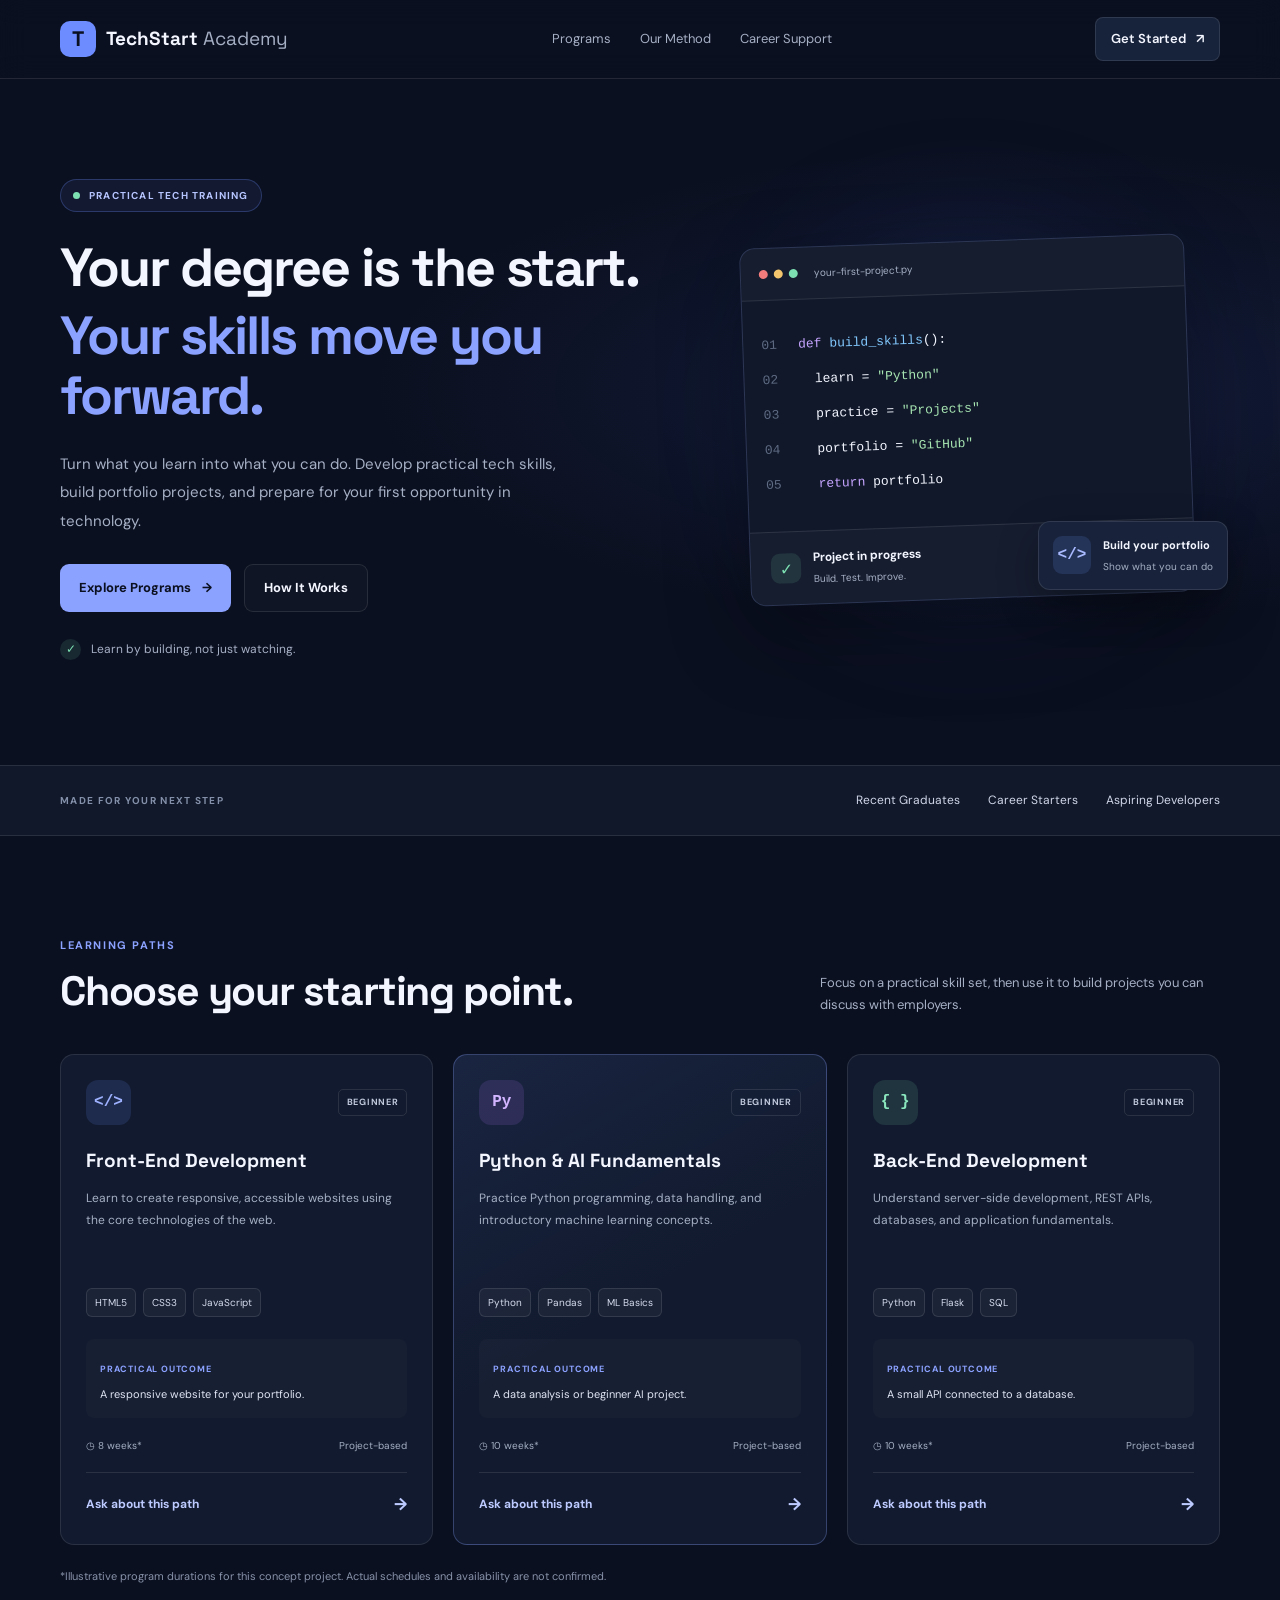
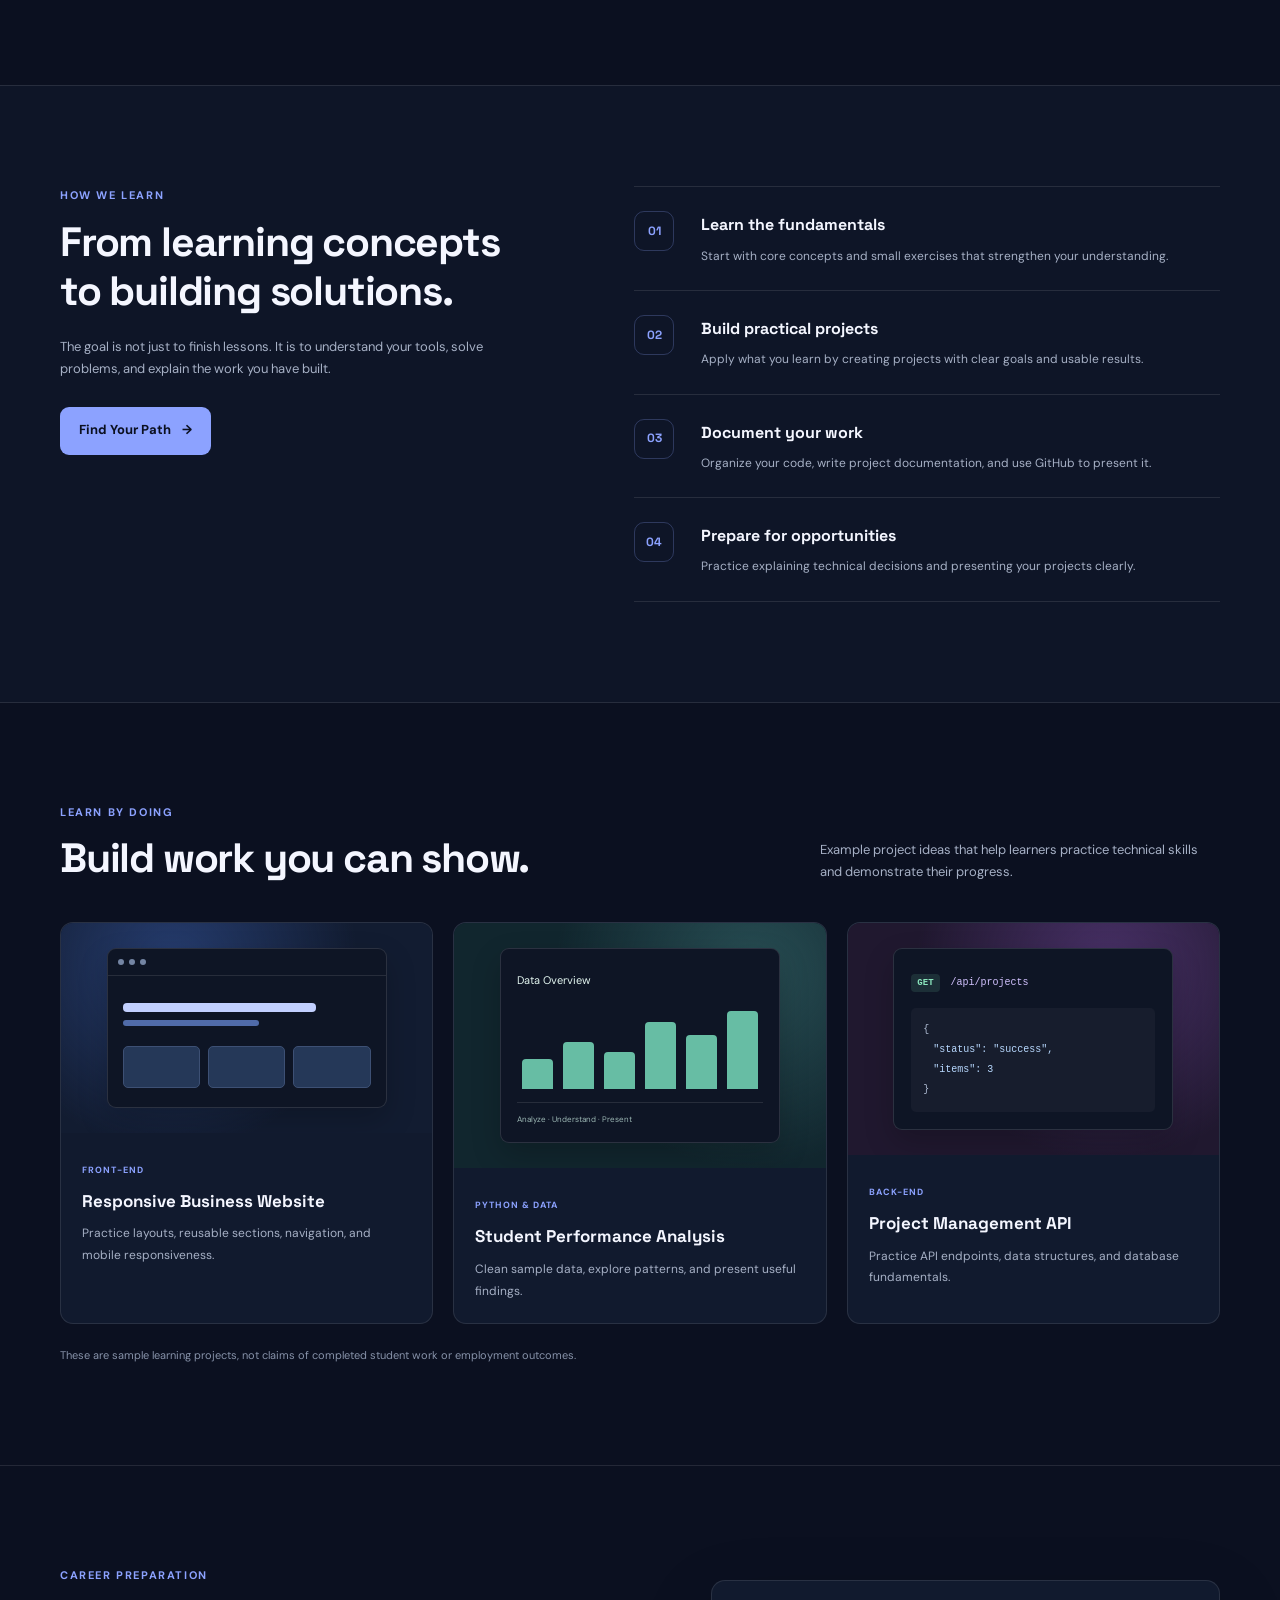
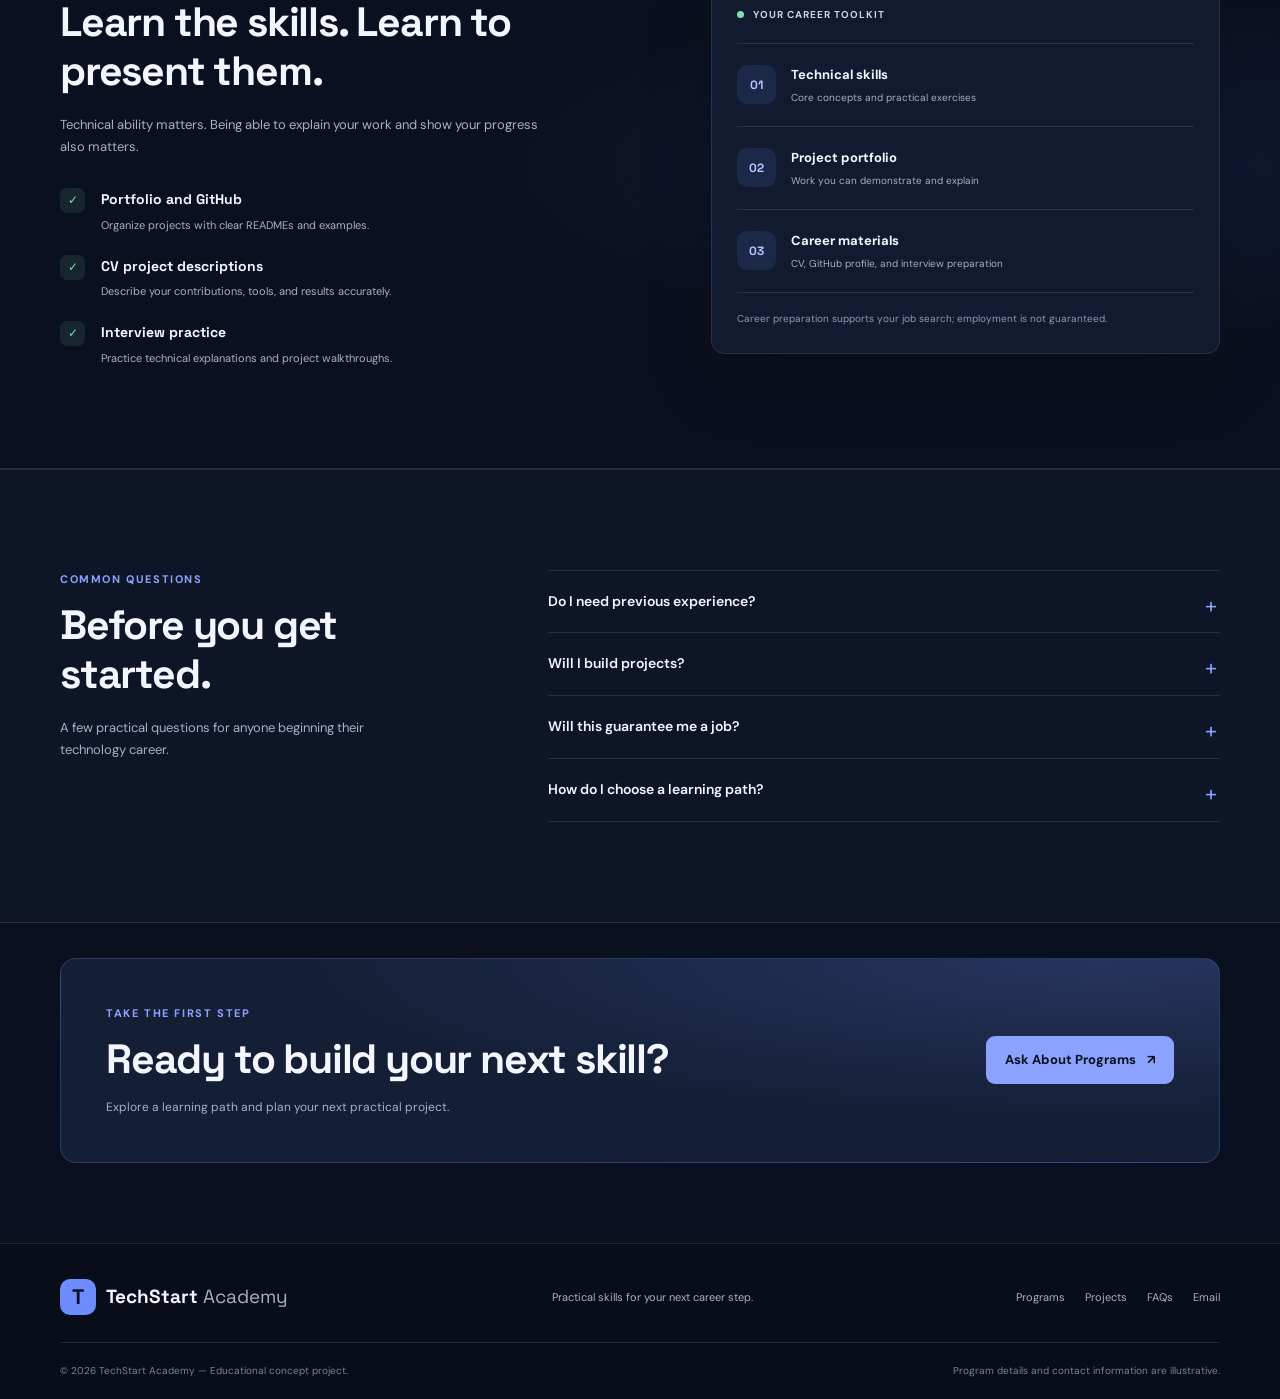
<file: WebDev-L1-LandingPage/index.html>
<!DOCTYPE html>
<html lang="en">
<head>
    <meta charset="UTF-8">
    <meta name="viewport" content="width=device-width, initial-scale=1.0">

    <meta name="description" content="TechStart Academy helps graduates build practical technology skills, create portfolio projects, and prepare for entry-level tech roles.">

    <title>TechStart Academy | Build Skills. Start Your Career.</title>

    <link rel="preconnect" href="https://fonts.googleapis.com">
    <link rel="preconnect" href="https://fonts.gstatic.com" crossorigin>
    <link href="https://fonts.googleapis.com/css2?family=DM+Sans:wght@400;500;600;700&family=Space+Grotesk:wght@400;500;600;700&display=swap" rel="stylesheet">

    <link rel="stylesheet" href="style.css">
</head>

<body>

    <!-- Navigation -->
    <header class="navbar">
        <div class="container nav-content">
            <a href="#home" class="logo" aria-label="TechStart Academy home">
                <span class="logo-mark">T</span>
                <span>TechStart <span class="logo-light">Academy</span></span>
            </a>

            <nav class="nav-links" aria-label="Main navigation">
                <a href="#programs">Programs</a>
                <a href="#method">Our Method</a>
                <a href="#career">Career Support</a>
            </nav>

            <a href="#contact" class="nav-cta">Get Started <span>↗</span></a>
        </div>
    </header>

    <main>

        <!-- Hero -->
        <section class="hero" id="home">
            <div class="container hero-grid">
                <div class="hero-content">
                    <div class="eyebrow">
                        <span class="status-dot"></span>
                        PRACTICAL TECH TRAINING
                    </div>

                    <h1>
                        Your degree is the start.
                        <span>Your skills move you forward.</span>
                    </h1>

                    <p class="hero-description">
                        Turn what you learn into what you can do. Develop
                        practical tech skills, build portfolio projects, and
                        prepare for your first opportunity in technology.
                    </p>

                    <div class="hero-actions">
                        <a href="#programs" class="btn btn-primary">
                            Explore Programs <span>→</span>
                        </a>
                        <a href="#method" class="btn btn-secondary">
                            How It Works
                        </a>
                    </div>

                    <div class="hero-note">
                        <span class="note-icon">✓</span>
                        Learn by building, not just watching.
                    </div>
                </div>

                <div class="hero-visual" aria-label="Illustration of a programming workspace">
                    <div class="visual-glow"></div>

                    <div class="code-window">
                        <div class="window-header">
                            <div class="window-dots">
                                <span></span><span></span><span></span>
                            </div>
                            <span class="window-title">your-first-project.py</span>
                        </div>

                        <div class="code-content">
                            <p><span class="code-muted">01</span> <span class="code-purple">def</span> <span class="code-blue">build_skills</span>():</p>
                            <p><span class="code-muted">02</span> &nbsp;&nbsp;learn = <span class="code-green">"Python"</span></p>
                            <p><span class="code-muted">03</span> &nbsp;&nbsp;practice = <span class="code-green">"Projects"</span></p>
                            <p><span class="code-muted">04</span> &nbsp;&nbsp;portfolio = <span class="code-green">"GitHub"</span></p>
                            <p><span class="code-muted">05</span> &nbsp;&nbsp;<span class="code-purple">return</span> portfolio</p>
                        </div>

                        <div class="project-status">
                            <span class="status-check">✓</span>
                            <div>
                                <strong>Project in progress</strong>
                                <span>Build. Test. Improve.</span>
                            </div>
                        </div>
                    </div>

                    <div class="floating-card">
                        <span class="floating-icon">&lt;/&gt;</span>
                        <div>
                            <strong>Build your portfolio</strong>
                            <span>Show what you can do</span>
                        </div>
                    </div>
                </div>
            </div>
        </section>

        <!-- Audience -->
        <section class="audience-strip">
            <div class="container audience-content">
                <p>MADE FOR YOUR NEXT STEP</p>
                <div class="audience-items">
                    <span>Recent Graduates</span>
                    <span>Career Starters</span>
                    <span>Aspiring Developers</span>
                </div>
            </div>
        </section>

        <!-- Programs -->
        <section class="section" id="programs">
            <div class="container">
                <div class="section-heading">
                    <div>
                        <p class="section-label">LEARNING PATHS</p>
                        <h2>Choose your starting point.</h2>
                    </div>
                    <p class="section-description">
                        Focus on a practical skill set, then use it to build
                        projects you can discuss with employers.
                    </p>
                </div>

                <div class="program-grid">
                    <article class="program-card">
                        <div class="program-top">
                            <span class="program-icon icon-blue">&lt;/&gt;</span>
                            <span class="level-tag">BEGINNER</span>
                        </div>

                        <h3>Front-End Development</h3>
                        <p class="program-description">
                            Learn to create responsive, accessible websites
                            using the core technologies of the web.
                        </p>

                        <div class="skill-tags">
                            <span>HTML5</span>
                            <span>CSS3</span>
                            <span>JavaScript</span>
                        </div>

                        <div class="program-outcome">
                            <span class="outcome-label">PRACTICAL OUTCOME</span>
                            <p>A responsive website for your portfolio.</p>
                        </div>

                        <div class="program-meta">
                            <span>◷ 8 weeks*</span>
                            <span>Project-based</span>
                        </div>

                        <a href="#contact" class="text-link">
                            Ask about this path <span>→</span>
                        </a>
                    </article>

                    <article class="program-card featured-card">
                        <div class="program-top">
                            <span class="program-icon icon-purple">Py</span>
                            <span class="level-tag">BEGINNER</span>
                        </div>

                        <h3>Python & AI Fundamentals</h3>
                        <p class="program-description">
                            Practice Python programming, data handling, and
                            introductory machine learning concepts.
                        </p>

                        <div class="skill-tags">
                            <span>Python</span>
                            <span>Pandas</span>
                            <span>ML Basics</span>
                        </div>

                        <div class="program-outcome">
                            <span class="outcome-label">PRACTICAL OUTCOME</span>
                            <p>A data analysis or beginner AI project.</p>
                        </div>

                        <div class="program-meta">
                            <span>◷ 10 weeks*</span>
                            <span>Project-based</span>
                        </div>

                        <a href="#contact" class="text-link">
                            Ask about this path <span>→</span>
                        </a>
                    </article>

                    <article class="program-card">
                        <div class="program-top">
                            <span class="program-icon icon-green">{ }</span>
                            <span class="level-tag">BEGINNER</span>
                        </div>

                        <h3>Back-End Development</h3>
                        <p class="program-description">
                            Understand server-side development, REST APIs,
                            databases, and application fundamentals.
                        </p>

                        <div class="skill-tags">
                            <span>Python</span>
                            <span>Flask</span>
                            <span>SQL</span>
                        </div>

                        <div class="program-outcome">
                            <span class="outcome-label">PRACTICAL OUTCOME</span>
                            <p>A small API connected to a database.</p>
                        </div>

                        <div class="program-meta">
                            <span>◷ 10 weeks*</span>
                            <span>Project-based</span>
                        </div>

                        <a href="#contact" class="text-link">
                            Ask about this path <span>→</span>
                        </a>
                    </article>
                </div>

                <p class="disclaimer">
                    *Illustrative program durations for this concept project.
                    Actual schedules and availability are not confirmed.
                </p>
            </div>
        </section>

        <!-- Method -->
        <section class="section section-alt" id="method">
            <div class="container method-grid">
                <div class="method-intro">
                    <p class="section-label">HOW WE LEARN</p>
                    <h2>From learning concepts to building solutions.</h2>
                    <p>
                        The goal is not just to finish lessons. It is to
                        understand your tools, solve problems, and explain
                        the work you have built.
                    </p>
                    <a href="#contact" class="btn btn-primary">
                        Find Your Path <span>→</span>
                    </a>
                </div>

                <div class="steps-list">
                    <article class="step-item">
                        <span class="step-number">01</span>
                        <div>
                            <h3>Learn the fundamentals</h3>
                            <p>
                                Start with core concepts and small exercises
                                that strengthen your understanding.
                            </p>
                        </div>
                    </article>

                    <article class="step-item">
                        <span class="step-number">02</span>
                        <div>
                            <h3>Build practical projects</h3>
                            <p>
                                Apply what you learn by creating projects
                                with clear goals and usable results.
                            </p>
                        </div>
                    </article>

                    <article class="step-item">
                        <span class="step-number">03</span>
                        <div>
                            <h3>Document your work</h3>
                            <p>
                                Organize your code, write project
                                documentation, and use GitHub to present it.
                            </p>
                        </div>
                    </article>

                    <article class="step-item">
                        <span class="step-number">04</span>
                        <div>
                            <h3>Prepare for opportunities</h3>
                            <p>
                                Practice explaining technical decisions
                                and presenting your projects clearly.
                            </p>
                        </div>
                    </article>
                </div>
            </div>
        </section>

        <!-- Project outcomes -->
        <section class="section" id="projects">
            <div class="container">
                <div class="section-heading">
                    <div>
                        <p class="section-label">LEARN BY DOING</p>
                        <h2>Build work you can show.</h2>
                    </div>
                    <p class="section-description">
                        Example project ideas that help learners practice
                        technical skills and demonstrate their progress.
                    </p>
                </div>

                <div class="project-grid">
                    <article class="project-card project-one">
                        <div class="project-art art-browser">
                            <div class="mini-browser">
                                <div class="mini-browser-bar">
                                    <span></span><span></span><span></span>
                                </div>
                                <div class="mini-browser-content">
                                    <div class="mini-line wide"></div>
                                    <div class="mini-line"></div>
                                    <div class="mini-blocks">
                                        <span></span><span></span><span></span>
                                    </div>
                                </div>
                            </div>
                        </div>
                        <div class="project-info">
                            <span class="project-category">FRONT-END</span>
                            <h3>Responsive Business Website</h3>
                            <p>
                                Practice layouts, reusable sections,
                                navigation, and mobile responsiveness.
                            </p>
                        </div>
                    </article>

                    <article class="project-card project-two">
                        <div class="project-art art-data">
                            <div class="data-panel">
                                <span class="data-panel-title">Data Overview</span>
                                <div class="data-bars">
                                    <span></span>
                                    <span></span>
                                    <span></span>
                                    <span></span>
                                    <span></span>
                                    <span></span>
                                </div>
                                <div class="data-panel-footer">
                                    Analyze · Understand · Present
                                </div>
                            </div>
                        </div>
                        <div class="project-info">
                            <span class="project-category">PYTHON & DATA</span>
                            <h3>Student Performance Analysis</h3>
                            <p>
                                Clean sample data, explore patterns,
                                and present useful findings.
                            </p>
                        </div>
                    </article>

                    <article class="project-card project-three">
                        <div class="project-art art-api">
                            <div class="api-panel">
                                <span class="api-method">GET</span>
                                <span class="api-route">/api/projects</span>
                                <div class="api-response">
                                    <span>{</span>
                                    <p>"status": "success",</p>
                                    <p>"items": 3</p>
                                    <span>}</span>
                                </div>
                            </div>
                        </div>
                        <div class="project-info">
                            <span class="project-category">BACK-END</span>
                            <h3>Project Management API</h3>
                            <p>
                                Practice API endpoints, data structures,
                                and database fundamentals.
                            </p>
                        </div>
                    </article>
                </div>

                <p class="disclaimer">
                    These are sample learning projects, not claims of
                    completed student work or employment outcomes.
                </p>
            </div>
        </section>

        <!-- Career support -->
        <section class="section career-section" id="career">
            <div class="container career-grid">
                <div class="career-content">
                    <p class="section-label">CAREER PREPARATION</p>
                    <h2>Learn the skills. Learn to present them.</h2>
                    <p>
                        Technical ability matters. Being able to explain
                        your work and show your progress also matters.
                    </p>

                    <div class="career-list">
                        <div class="career-item">
                            <span class="career-check">✓</span>
                            <div>
                                <h3>Portfolio and GitHub</h3>
                                <p>Organize projects with clear READMEs and examples.</p>
                            </div>
                        </div>

                        <div class="career-item">
                            <span class="career-check">✓</span>
                            <div>
                                <h3>CV project descriptions</h3>
                                <p>Describe your contributions, tools, and results accurately.</p>
                            </div>
                        </div>

                        <div class="career-item">
                            <span class="career-check">✓</span>
                            <div>
                                <h3>Interview practice</h3>
                                <p>Practice technical explanations and project walkthroughs.</p>
                            </div>
                        </div>
                    </div>
                </div>

                <div class="career-panel">
                    <div class="panel-top">
                        <span class="panel-dot"></span>
                        YOUR CAREER TOOLKIT
                    </div>

                    <div class="toolkit-row">
                        <span class="toolkit-icon">01</span>
                        <div>
                            <strong>Technical skills</strong>
                            <span>Core concepts and practical exercises</span>
                        </div>
                    </div>

                    <div class="toolkit-row">
                        <span class="toolkit-icon">02</span>
                        <div>
                            <strong>Project portfolio</strong>
                            <span>Work you can demonstrate and explain</span>
                        </div>
                    </div>

                    <div class="toolkit-row">
                        <span class="toolkit-icon">03</span>
                        <div>
                            <strong>Career materials</strong>
                            <span>CV, GitHub profile, and interview preparation</span>
                        </div>
                    </div>

                    <div class="panel-note">
                        Career preparation supports your job search;
                        employment is not guaranteed.
                    </div>
                </div>
            </div>
        </section>

        <!-- FAQ -->
        <section class="section section-alt" id="faq">
            <div class="container faq-layout">
                <div class="faq-intro">
                    <p class="section-label">COMMON QUESTIONS</p>
                    <h2>Before you get started.</h2>
                    <p>
                        A few practical questions for anyone beginning
                        their technology career.
                    </p>
                </div>

                <div class="faq-list">
                    <details class="faq-item">
                        <summary>Do I need previous experience?</summary>
                        <p>
                            The sample paths are designed for beginners.
                            Basic computer skills and consistent practice
                            are useful starting points.
                        </p>
                    </details>

                    <details class="faq-item">
                        <summary>Will I build projects?</summary>
                        <p>
                            The concept curriculum emphasizes practice
                            through projects that learners can document
                            and add to a portfolio.
                        </p>
                    </details>

                    <details class="faq-item">
                        <summary>Will this guarantee me a job?</summary>
                        <p>
                            No. Training and career preparation can help
                            you develop and present your skills, but
                            employment depends on many factors.
                        </p>
                    </details>

                    <details class="faq-item">
                        <summary>How do I choose a learning path?</summary>
                        <p>
                            Consider the type of work you enjoy, review
                            the skills listed in each path, and start
                            with the fundamentals.
                        </p>
                    </details>
                </div>
            </div>
        </section>

        <!-- Contact -->
        <section class="contact-section" id="contact">
            <div class="container contact-box">
                <div>
                    <p class="section-label">TAKE THE FIRST STEP</p>
                    <h2>Ready to build your next skill?</h2>
                    <p>
                        Explore a learning path and plan your next
                        practical project.
                    </p>
                </div>

                <a class="btn btn-primary" href="mailto:hello@example.com?subject=TechStart%20Academy%20Program%20Inquiry">
                    Ask About Programs <span>↗</span>
                </a>
            </div>
        </section>

    </main>

    <!-- Footer -->
    <footer class="footer">
        <div class="container footer-main">
            <a href="#home" class="logo">
                <span class="logo-mark">T</span>
                <span>TechStart <span class="logo-light">Academy</span></span>
            </a>

            <p>Practical skills for your next career step.</p>

            <div class="footer-links">
                <a href="#programs">Programs</a>
                <a href="#projects">Projects</a>
                <a href="#faq">FAQs</a>
                <a href="mailto:hello@example.com">Email</a>
            </div>
        </div>

        <div class="container footer-bottom">
            <p>© 2026 TechStart Academy — Educational concept project.</p>
            <p>Program details and contact information are illustrative.</p>
        </div>
    </footer>

</body>
</html>
</file>
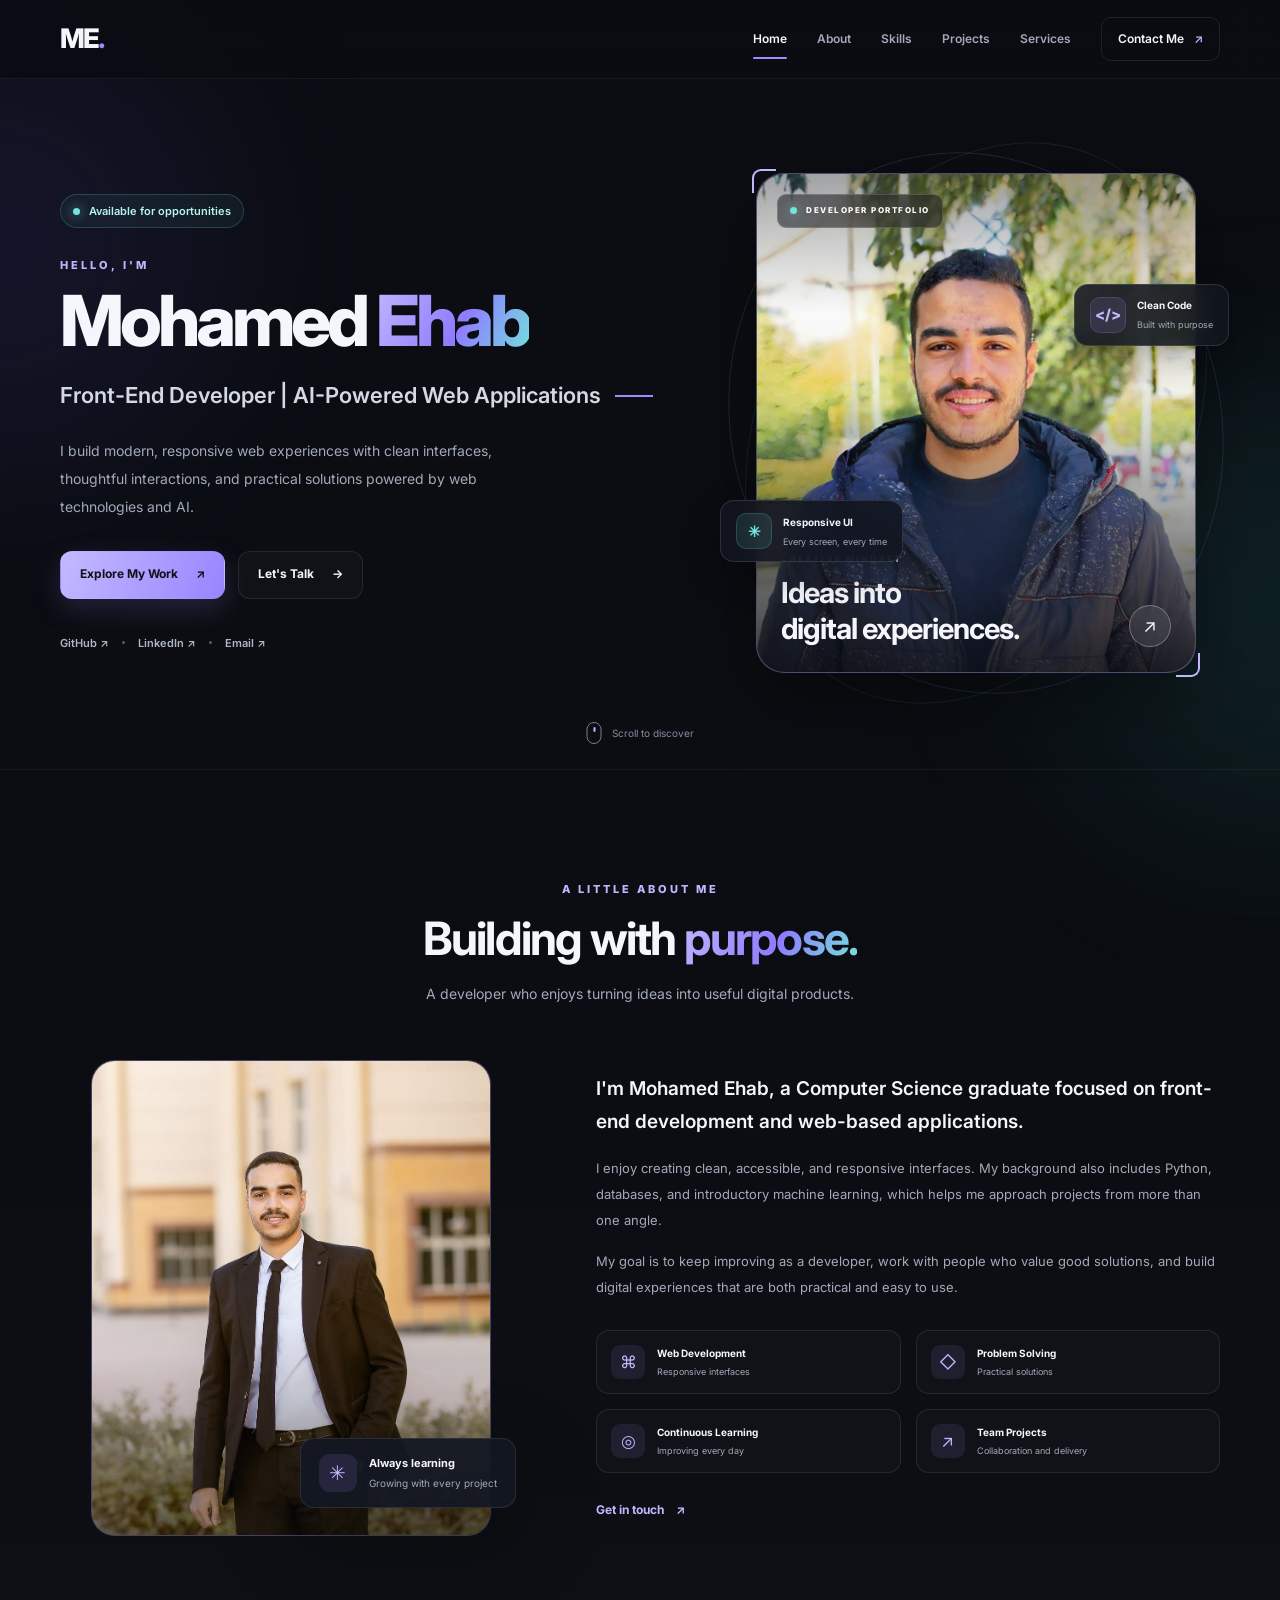
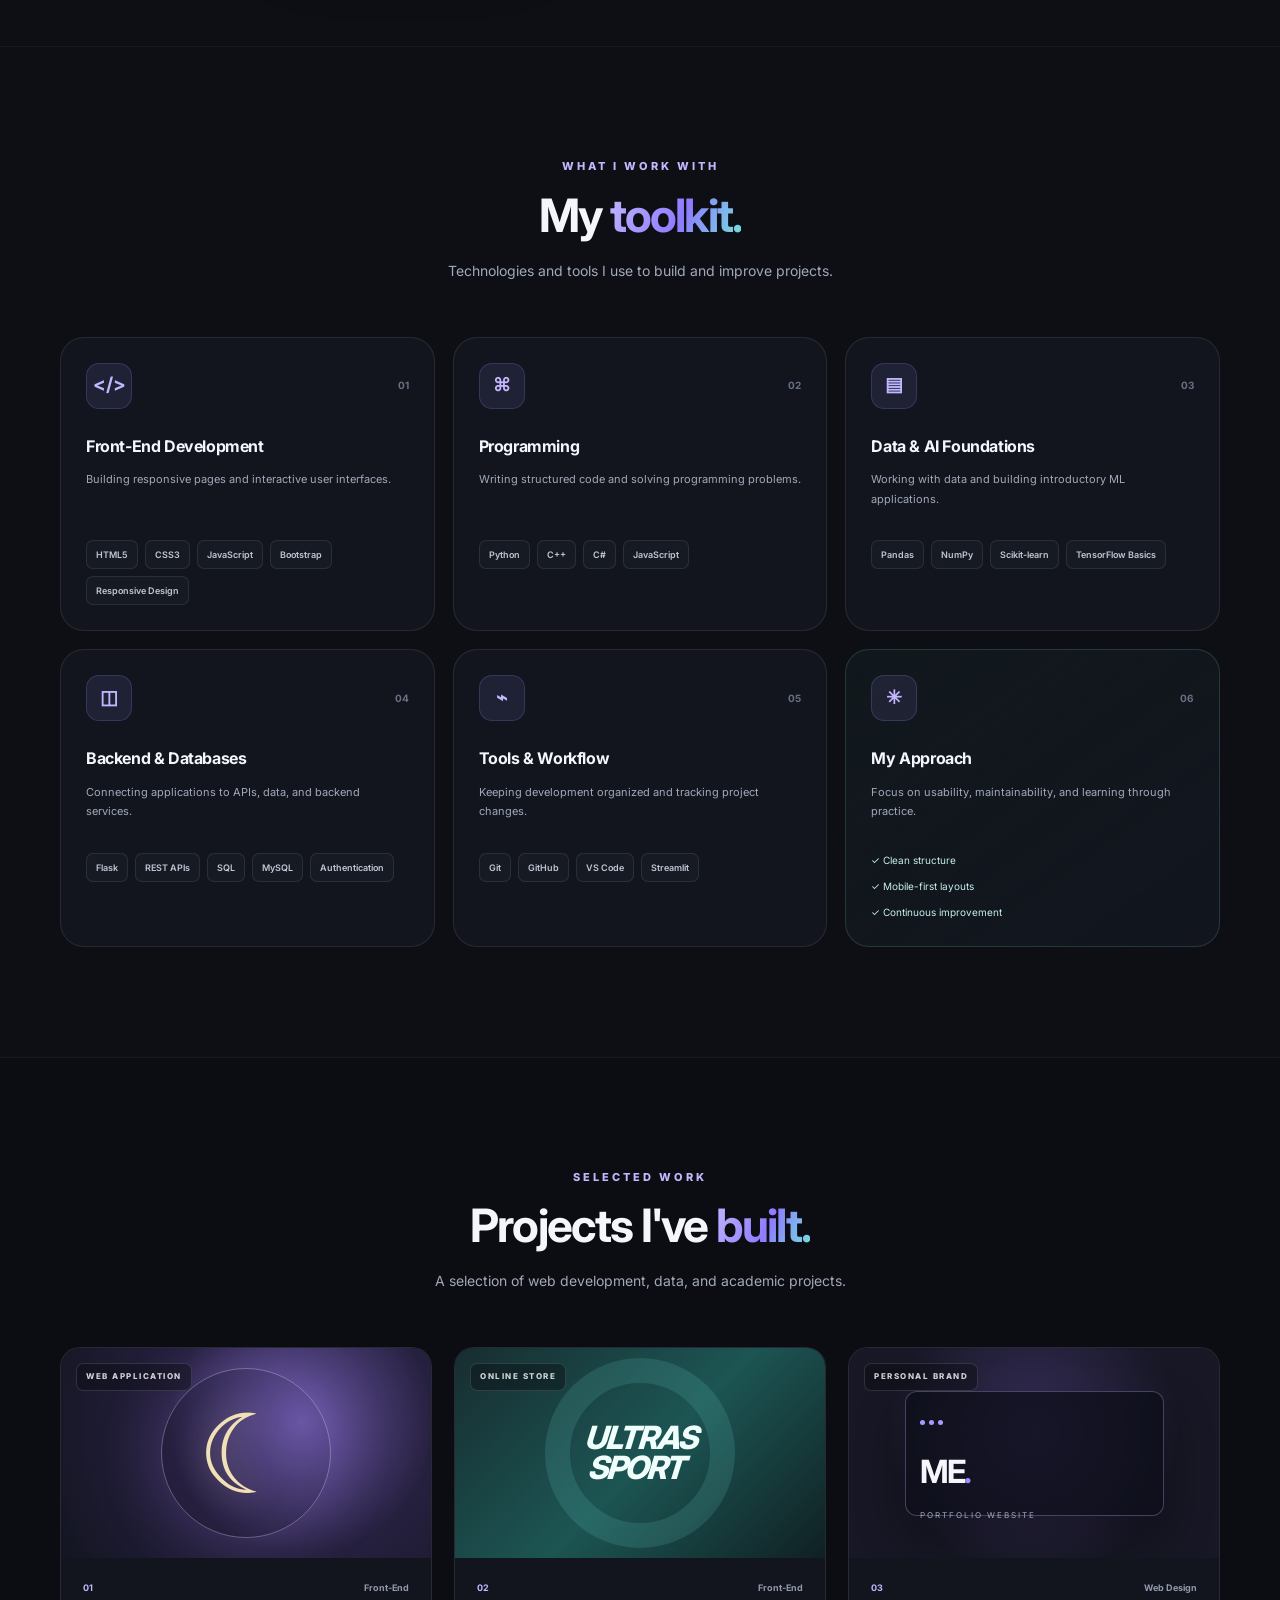
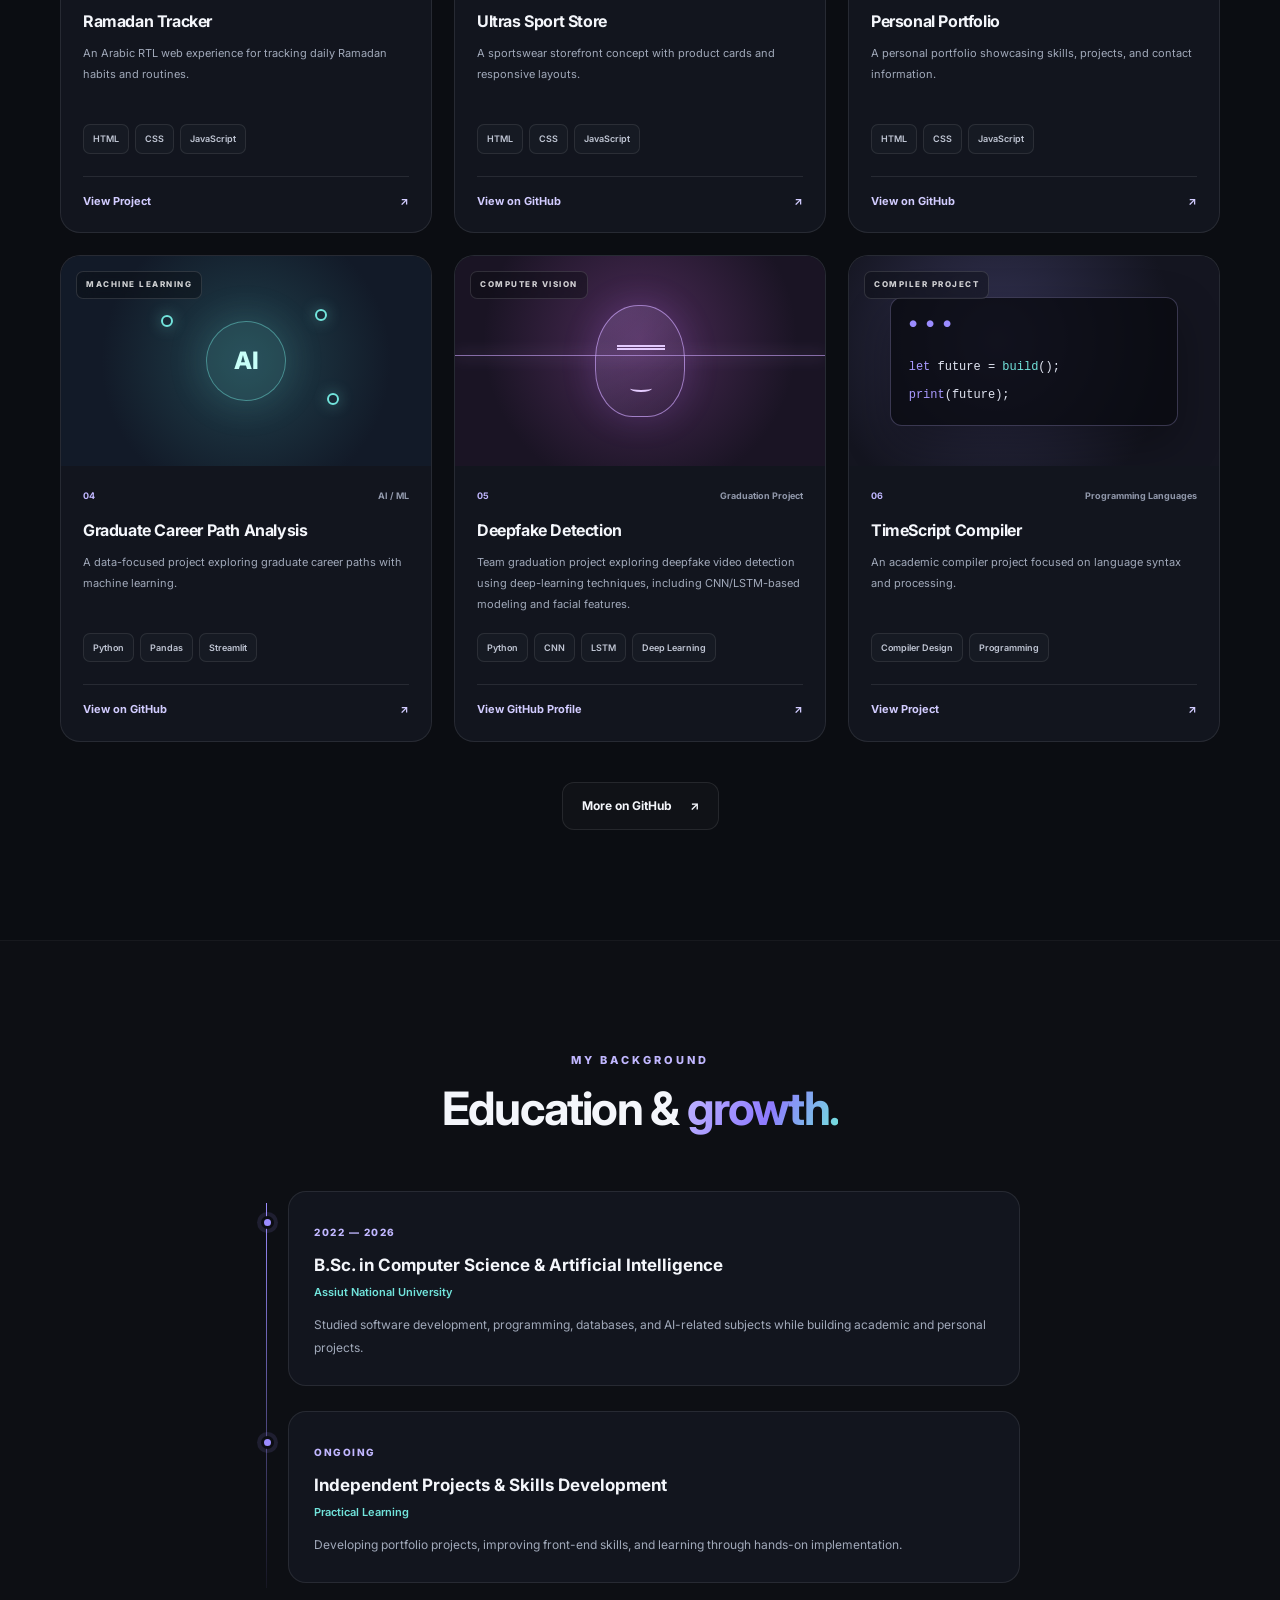
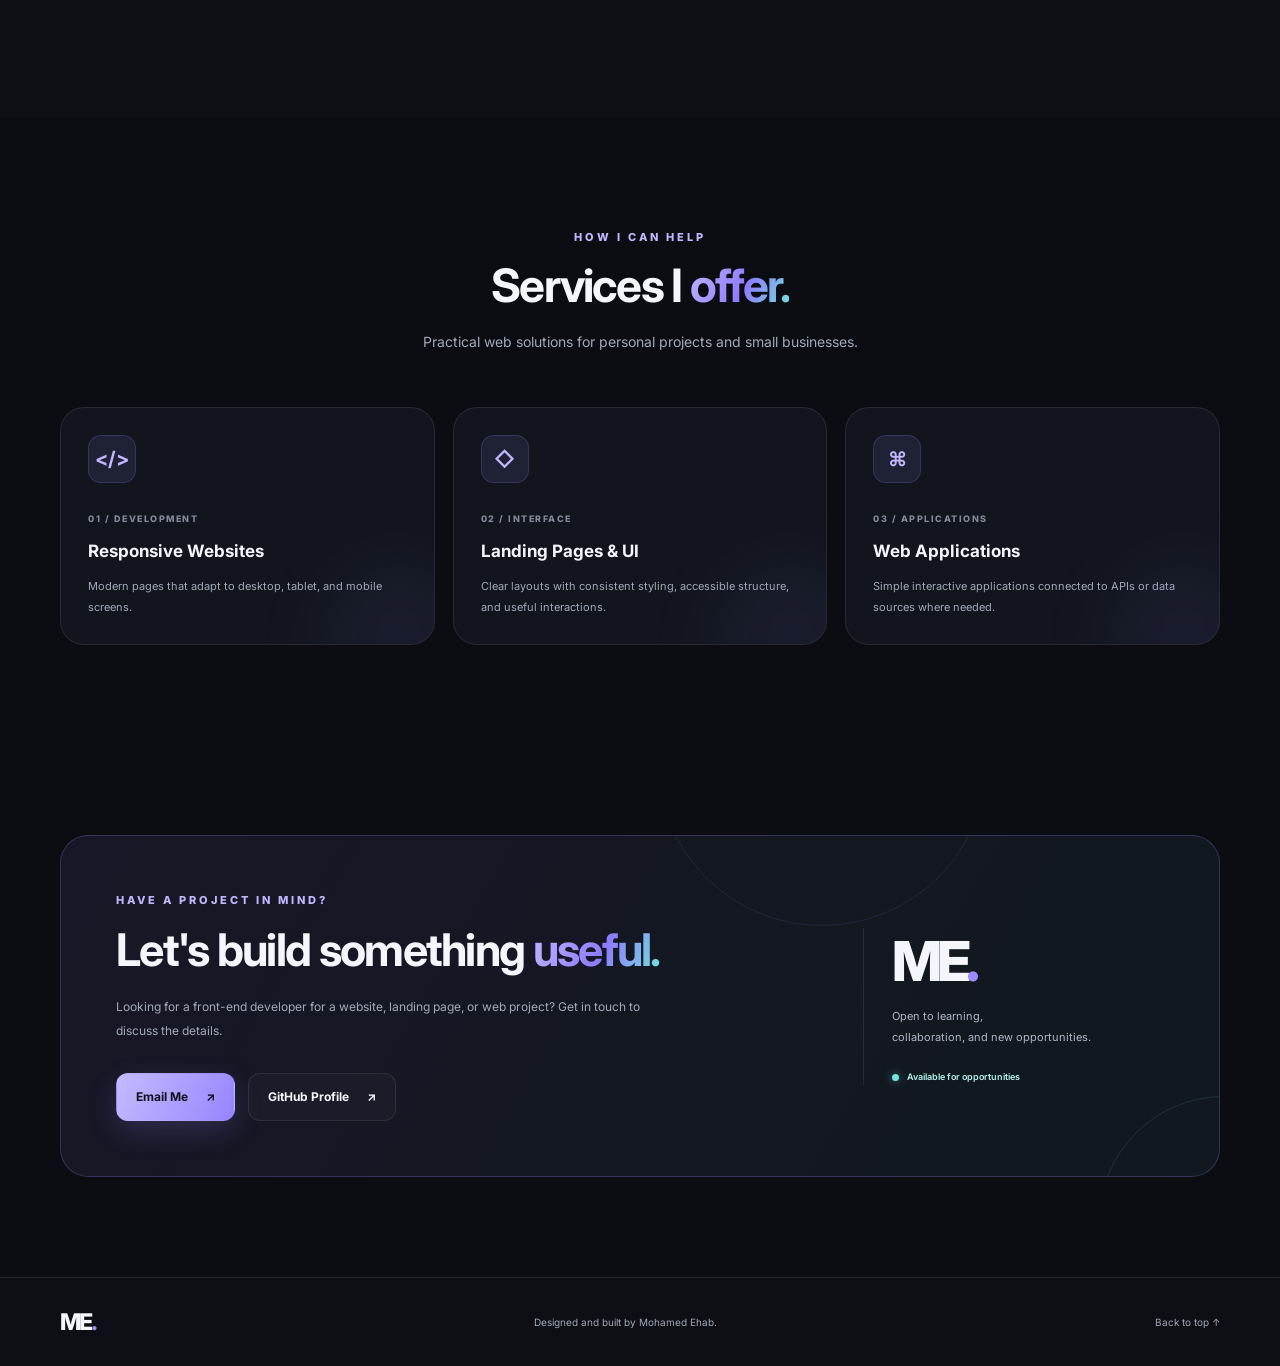
<file: WebDev-L1-PersonalPortfolio/index.html>
<!DOCTYPE html>
<html lang="en">
<head>
  <meta charset="UTF-8">
  <meta name="viewport" content="width=device-width, initial-scale=1.0">
  <meta name="theme-color" content="#0b0d12">
  <meta name="description" content="Mohamed Ehab — Front-End Developer building responsive websites and AI-powered web applications.">
  <title>Mohamed Ehab | Front-End Developer</title>

  <link rel="preconnect" href="https://fonts.googleapis.com">
  <link rel="preconnect" href="https://fonts.gstatic.com" crossorigin>
  <link href="https://fonts.googleapis.com/css2?family=Inter:wght@400;500;600;700;800&display=swap" rel="stylesheet">
  <link rel="stylesheet" href="./style.css">
</head>
<body>
  <div class="page-glow glow-one"></div>
  <div class="page-glow glow-two"></div>

  <header class="site-header">
    <nav class="nav container">
      <a class="logo" href="#home">ME<span>.</span></a>

      <button class="menu-toggle" id="menuToggle"
              aria-label="Open navigation menu"
              aria-expanded="false">
        <span></span><span></span><span></span>
      </button>

      <div class="nav-links" id="navLinks">
        <a href="#home" class="nav-link active">Home</a>
        <a href="#about" class="nav-link">About</a>
        <a href="#skills" class="nav-link">Skills</a>
        <a href="#projects" class="nav-link">Projects</a>
        <a href="#services" class="nav-link">Services</a>
        <a href="#contact" class="nav-link nav-contact">Contact Me <span>↗</span></a>
      </div>
    </nav>
  </header>

  <main>
    <!-- HERO -->
    <section class="hero section" id="home">
      <div class="container hero-grid">
        <div class="hero-content">
          <div class="availability">
            <span class="status-dot"></span>
            Available for opportunities
          </div>

          <p class="eyebrow">HELLO, I'M</p>
          <h1>Mohamed <span class="gradient-text">Ehab</span></h1>

          <h2 class="hero-role">
            Front-End Developer | AI-Powered Web Applications
            <span class="role-line"></span>
          </h2>

          <p class="hero-description">
            I build modern, responsive web experiences with clean interfaces,
            thoughtful interactions, and practical solutions powered by web
            technologies and AI.
          </p>

          <div class="hero-actions">
            <a class="btn btn-primary" href="#projects">
              Explore My Work <span>↗</span>
            </a>
            <a class="btn btn-secondary" href="#contact">
              Let's Talk <span>→</span>
            </a>
          </div>

          <div class="hero-socials">
            <a href="https://github.com/Mohamed2072022"
               target="_blank" rel="noopener noreferrer">GitHub ↗</a>
            <span class="social-divider"></span>
            <a href="https://www.linkedin.com/in/mohammed-ehab-0ab03437a"
   target="_blank"
   rel="noopener noreferrer">LinkedIn ↗</a>
            <span class="social-divider"></span>
            <a href="mailto:medo.ehab.asdasd@gmail.com">Email ↗</a>
          </div>
        </div>

        <div class="hero-visual">
          <div class="hero-card">
            <div class="photo-overlay"></div>
            <img
              src="./profile.jpeg"
              alt="Mohamed Ehab"
              class="hero-profile-photo"
              fetchpriority="high"
            >

            <div class="photo-top-label">
              <span class="tiny-dot"></span>
              DEVELOPER PORTFOLIO
            </div>

            <div class="photo-bottom">
              <div>
                <p class="photo-caption">CREATIVE MINDSET</p>
                <h3>Ideas into<br>digital experiences.</h3>
              </div>
              <span class="photo-arrow">↗</span>
            </div>

            <div class="floating-tag tag-code">
              <span class="tag-icon">&lt;/&gt;</span>
              <div>
                <strong>Clean Code</strong>
                <small>Built with purpose</small>
              </div>
            </div>

            <div class="floating-tag tag-web">
              <span class="tag-icon">✳</span>
              <div>
                <strong>Responsive UI</strong>
                <small>Every screen, every time</small>
              </div>
            </div>

            <div class="photo-corner corner-one"></div>
            <div class="photo-corner corner-two"></div>
          </div>
          <div class="hero-orbit orbit-one"></div>
          <div class="hero-orbit orbit-two"></div>
        </div>
      </div>

      <a href="#about" class="scroll-cue">
        <span class="scroll-mouse"></span>
        Scroll to discover
      </a>
    </section>

    <!-- ABOUT -->
    <section class="section about-section" id="about">
      <div class="container">
        <div class="section-heading">
          <p class="eyebrow">A LITTLE ABOUT ME</p>
          <h2>Building with <span class="gradient-text">purpose.</span></h2>
          <p class="section-subtitle">
            A developer who enjoys turning ideas into useful digital products.
          </p>
        </div>

        <div class="about-grid">
          <div class="about-photo-wrap">
            <div class="about-photo-frame">
              <img src="./profile2.jpeg" alt="Mohamed Ehab portrait"
                   class="about-photo" loading="lazy">
            </div>
            <div class="about-photo-note">
              <span class="note-mark">✳</span>
              <div>
                <strong>Always learning</strong>
                <p>Growing with every project</p>
              </div>
            </div>
          </div>

          <div class="about-content">
            <p class="about-lead">
              I'm Mohamed Ehab, a Computer Science graduate focused on
              front-end development and web-based applications.
            </p>

            <p>
              I enjoy creating clean, accessible, and responsive interfaces.
              My background also includes Python, databases, and introductory
              machine learning, which helps me approach projects from more
              than one angle.
            </p>

            <p>
              My goal is to keep improving as a developer, work with people
              who value good solutions, and build digital experiences that
              are both practical and easy to use.
            </p>

            <div class="about-facts">
              <div class="fact-item">
                <span class="fact-symbol">⌘</span>
                <div>
                  <strong>Web Development</strong>
                  <small>Responsive interfaces</small>
                </div>
              </div>
              <div class="fact-item">
                <span class="fact-symbol">◇</span>
                <div>
                  <strong>Problem Solving</strong>
                  <small>Practical solutions</small>
                </div>
              </div>
              <div class="fact-item">
                <span class="fact-symbol">◎</span>
                <div>
                  <strong>Continuous Learning</strong>
                  <small>Improving every day</small>
                </div>
              </div>
              <div class="fact-item">
                <span class="fact-symbol">↗</span>
                <div>
                  <strong>Team Projects</strong>
                  <small>Collaboration and delivery</small>
                </div>
              </div>
            </div>

            <a class="text-link" href="#contact">Get in touch <span>↗</span></a>
          </div>
        </div>
      </div>
    </section>

    <!-- SKILLS -->
    <section class="section skills-section" id="skills">
      <div class="container">
        <div class="section-heading">
          <p class="eyebrow">WHAT I WORK WITH</p>
          <h2>My <span class="gradient-text">toolkit.</span></h2>
          <p class="section-subtitle">
            Technologies and tools I use to build and improve projects.
          </p>
        </div>

        <div class="skills-grid">
          <article class="skill-card">
            <div class="skill-card-top">
              <span class="skill-icon">&lt;/&gt;</span>
              <span class="skill-number">01</span>
            </div>
            <h3>Front-End Development</h3>
            <p>Building responsive pages and interactive user interfaces.</p>
            <div class="skill-tags">
              <span>HTML5</span><span>CSS3</span><span>JavaScript</span>
              <span>Bootstrap</span><span>Responsive Design</span>
            </div>
          </article>

          <article class="skill-card">
            <div class="skill-card-top">
              <span class="skill-icon">⌘</span>
              <span class="skill-number">02</span>
            </div>
            <h3>Programming</h3>
            <p>Writing structured code and solving programming problems.</p>
            <div class="skill-tags">
              <span>Python</span><span>C++</span><span>C#</span>
              <span>JavaScript</span>
            </div>
          </article>

          <article class="skill-card">
            <div class="skill-card-top">
              <span class="skill-icon">▤</span>
              <span class="skill-number">03</span>
            </div>
            <h3>Data & AI Foundations</h3>
            <p>Working with data and building introductory ML applications.</p>
            <div class="skill-tags">
              <span>Pandas</span><span>NumPy</span><span>Scikit-learn</span>
              <span>TensorFlow Basics</span>
            </div>
          </article>

          <article class="skill-card">
            <div class="skill-card-top">
              <span class="skill-icon">◫</span>
              <span class="skill-number">04</span>
            </div>
            <h3>Backend & Databases</h3>
            <p>Connecting applications to APIs, data, and backend services.</p>
            <div class="skill-tags">
              <span>Flask</span><span>REST APIs</span><span>SQL</span>
              <span>MySQL</span><span>Authentication</span>
            </div>
          </article>

          <article class="skill-card">
            <div class="skill-card-top">
              <span class="skill-icon">⌁</span>
              <span class="skill-number">05</span>
            </div>
            <h3>Tools & Workflow</h3>
            <p>Keeping development organized and tracking project changes.</p>
            <div class="skill-tags">
              <span>Git</span><span>GitHub</span><span>VS Code</span>
              <span>Streamlit</span>
            </div>
          </article>

          <article class="skill-card skill-highlight">
            <div class="skill-card-top">
              <span class="skill-icon">✳</span>
              <span class="skill-number">06</span>
            </div>
            <h3>My Approach</h3>
            <p>Focus on usability, maintainability, and learning through practice.</p>
            <div class="approach-list">
              <span>✓ Clean structure</span>
              <span>✓ Mobile-first layouts</span>
              <span>✓ Continuous improvement</span>
            </div>
          </article>
        </div>
      </div>
    </section>

    <!-- PROJECTS -->
    <section class="section projects-section" id="projects">
      <div class="container">
        <div class="section-heading">
          <p class="eyebrow">SELECTED WORK</p>
          <h2>Projects I've <span class="gradient-text">built.</span></h2>
          <p class="section-subtitle">
            A selection of web development, data, and academic projects.
          </p>
        </div>

        <div class="projects-grid">
          <article class="project-card">
            <div class="project-art art-ramadan">
              <span class="art-orb"></span>
              <span class="art-symbol">☾</span>
              <span class="art-label">WEB APPLICATION</span>
            </div>
            <div class="project-body">
              <div class="project-meta"><span>01</span><span>Front-End</span></div>
              <h3>Ramadan Tracker</h3>
              <p>An Arabic RTL web experience for tracking daily Ramadan habits and routines.</p>
              <div class="project-tags"><span>HTML</span><span>CSS</span><span>JavaScript</span></div>
              <a href="https://ramdaan-tracker.netlify.app/"
                 target="_blank" rel="noopener noreferrer" class="project-link">
                View Project <span>↗</span>
              </a>
            </div>
          </article>

          <article class="project-card">
            <div class="project-art art-sport">
              <span class="sport-circle"></span>
              <span class="sport-word">ULTRAS<br>SPORT</span>
              <span class="art-label">ONLINE STORE</span>
            </div>
            <div class="project-body">
              <div class="project-meta"><span>02</span><span>Front-End</span></div>
              <h3>Ultras Sport Store</h3>
              <p>A sportswear storefront concept with product cards and responsive layouts.</p>
              <div class="project-tags"><span>HTML</span><span>CSS</span><span>JavaScript</span></div>
              <a href="https://github.com/Mohamed2072022"
                 target="_blank" rel="noopener noreferrer" class="project-link">
                View on GitHub <span>↗</span>
              </a>
            </div>
          </article>

          <article class="project-card">
            <div class="project-art art-portfolio">
              <span class="portfolio-window">
                <i></i><i></i><i></i>
                <b>ME<span>.</span></b>
                <small>PORTFOLIO WEBSITE</small>
              </span>
              <span class="art-label">PERSONAL BRAND</span>
            </div>
            <div class="project-body">
              <div class="project-meta"><span>03</span><span>Web Design</span></div>
              <h3>Personal Portfolio</h3>
              <p>A personal portfolio showcasing skills, projects, and contact information.</p>
              <div class="project-tags"><span>HTML</span><span>CSS</span><span>JavaScript</span></div>
              <a href="https://github.com/Mohamed2072022"
                 target="_blank" rel="noopener noreferrer" class="project-link">
                View on GitHub <span>↗</span>
              </a>
            </div>
          </article>

          <article class="project-card">
            <div class="project-art art-ai">
              <span class="ai-node node-a"></span>
              <span class="ai-node node-b"></span>
              <span class="ai-node node-c"></span>
              <span class="ai-core">AI</span>
              <span class="art-label">MACHINE LEARNING</span>
            </div>
            <div class="project-body">
              <div class="project-meta"><span>04</span><span>AI / ML</span></div>
              <h3>Graduate Career Path Analysis</h3>
              <p>A data-focused project exploring graduate career paths with machine learning.</p>
              <div class="project-tags"><span>Python</span><span>Pandas</span><span>Streamlit</span></div>
              <a href="https://github.com/Mohamed2072022"
                 target="_blank" rel="noopener noreferrer" class="project-link">
                View on GitHub <span>↗</span>
              </a>
            </div>
          </article>

          <article class="project-card">
            <div class="project-art art-deepfake">
              <span class="face-frame"><span class="face-eye"></span><span class="face-mouth"></span></span>
              <span class="scan-line"></span>
              <span class="art-label">COMPUTER VISION</span>
            </div>
            <div class="project-body">
              <div class="project-meta"><span>05</span><span>Graduation Project</span></div>
              <h3>Deepfake Detection</h3>
              <p>Team graduation project exploring deepfake video detection using deep-learning techniques, including CNN/LSTM-based modeling and facial features.</p>
              <div class="project-tags"><span>Python</span><span>CNN</span><span>LSTM</span><span>Deep Learning
</span></div>
              <a href="https://github.com/Mohamed2072022"
                 target="_blank" rel="noopener noreferrer" class="project-link">
                View GitHub Profile <span>↗</span>
              </a>
            </div>
          </article>

          <article class="project-card">
            <div class="project-art art-timescript">
              <span class="terminal-window">
                <span class="terminal-dots">● ● ●</span>
                <code><i>let</i> future = <b>build</b>();<br><i>print</i>(future);</code>
              </span>
              <span class="art-label">COMPILER PROJECT</span>
            </div>
            <div class="project-body">
              <div class="project-meta"><span>06</span><span>Programming Languages</span></div>
              <h3>TimeScript Compiler</h3>
              <p>An academic compiler project focused on language syntax and processing.</p>
              <div class="project-tags"><span>Compiler Design</span><span>Programming</span></div>
              <a href="https://github.com/Rouby2004/TimeScriptCompiler"
                 target="_blank" rel="noopener noreferrer" class="project-link">
                View Project <span>↗</span>
              </a>
            </div>
          </article>
        </div>

        <div class="projects-footer">
          <a href="https://github.com/Mohamed2072022"
             target="_blank" rel="noopener noreferrer" class="btn btn-secondary">
            More on GitHub <span>↗</span>
          </a>
        </div>
      </div>
    </section>

    <!-- EDUCATION -->
    <section class="section education-section" id="education">
      <div class="container">
        <div class="section-heading">
          <p class="eyebrow">MY BACKGROUND</p>
          <h2>Education & <span class="gradient-text">growth.</span></h2>
        </div>

        <div class="timeline">
          <div class="timeline-item">
            <div class="timeline-marker"></div>
            <div class="timeline-card">
              <span class="timeline-date">2022 — 2026</span>
              <h3>B.Sc. in Computer Science & Artificial Intelligence</h3>
              <p class="timeline-place">Assiut National University</p>
              <p>Studied software development, programming, databases, and AI-related subjects while building academic and personal projects.</p>
            </div>
          </div>
          <div class="timeline-item">
            <div class="timeline-marker"></div>
            <div class="timeline-card">
              <span class="timeline-date">ONGOING</span>
              <h3>Independent Projects & Skills Development</h3>
              <p class="timeline-place">Practical Learning</p>
              <p>Developing portfolio projects, improving front-end skills, and learning through hands-on implementation.</p>
            </div>
          </div>
        </div>
      </div>
    </section>

    <!-- SERVICES -->
    <section class="section services-section" id="services">
      <div class="container">
        <div class="section-heading">
          <p class="eyebrow">HOW I CAN HELP</p>
          <h2>Services I <span class="gradient-text">offer.</span></h2>
          <p class="section-subtitle">
            Practical web solutions for personal projects and small businesses.
          </p>
        </div>

        <div class="services-grid">
          <article class="service-card">
            <span class="service-icon">&lt;/&gt;</span>
            <span class="service-index">01 / DEVELOPMENT</span>
            <h3>Responsive Websites</h3>
            <p>Modern pages that adapt to desktop, tablet, and mobile screens.</p>
          </article>

          <article class="service-card">
            <span class="service-icon">◇</span>
            <span class="service-index">02 / INTERFACE</span>
            <h3>Landing Pages & UI</h3>
            <p>Clear layouts with consistent styling, accessible structure, and useful interactions.</p>
          </article>

          <article class="service-card">
            <span class="service-icon">⌘</span>
            <span class="service-index">03 / APPLICATIONS</span>
            <h3>Web Applications</h3>
            <p>Simple interactive applications connected to APIs or data sources where needed.</p>
          </article>
        </div>
      </div>
    </section>

    <!-- CONTACT -->
    <section class="section contact-section" id="contact">
      <div class="container">
        <div class="contact-card">
          <div class="contact-decoration decoration-one"></div>
          <div class="contact-decoration decoration-two"></div>

          <div class="contact-content">
            <p class="eyebrow">HAVE A PROJECT IN MIND?</p>
            <h2>Let's build something <span class="gradient-text">useful.</span></h2>
            <p>
              Looking for a front-end developer for a website, landing page,
              or web project? Get in touch to discuss the details.
            </p>

            <div class="contact-actions">
              <a class="btn btn-primary"
                 href="mailto:medo.ehab.asdasd@gmail.com">
                Email Me <span>↗</span>
              </a>
              <a class="btn btn-secondary"
                 href="https://github.com/Mohamed2072022"
                 target="_blank" rel="noopener noreferrer">
                GitHub Profile <span>↗</span>
              </a>
            </div>
          </div>

          <div class="contact-side">
            <span class="contact-side-symbol">ME<span>.</span></span>
            <p>Open to learning,<br>collaboration, and new opportunities.</p>
            <span class="contact-status"><i></i> Available for opportunities</span>
          </div>
        </div>
      </div>
    </section>
  </main>

  <footer class="site-footer">
    <div class="container footer-inner">
      <a class="logo" href="#home">ME<span>.</span></a>
      <p>Designed and built by Mohamed Ehab.</p>
      <a href="#home" class="back-top">Back to top ↑</a>
    </div>
  </footer>

  <script src="./script.js"></script>
</body>
</html>
</file>
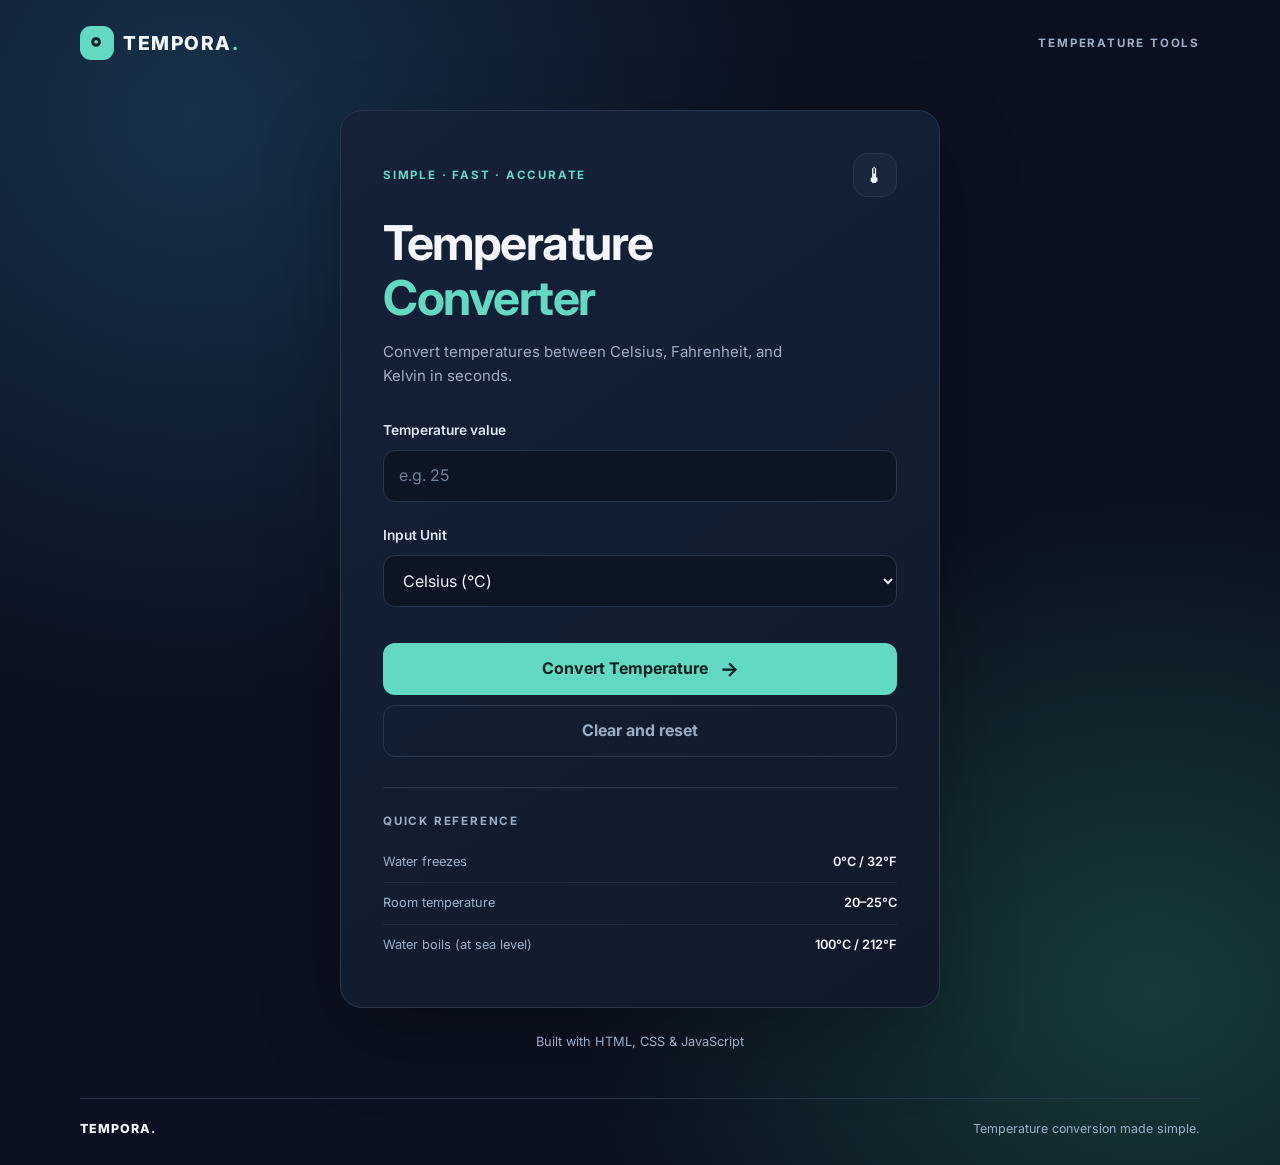
<file: WebDev-L1-TemperatureConverter/index.html>
<!DOCTYPE html>
<html lang="en">
<head>
  <meta charset="UTF-8">
  <meta name="viewport" content="width=device-width, initial-scale=1.0">
  <meta name="theme-color" content="#101827">
  <meta name="description" content="A responsive temperature converter for Celsius, Fahrenheit, and Kelvin.">

  <title>Tempora | Temperature Converter</title>

  <link rel="stylesheet" href="style.css">
  <script src="script.js" defer></script>
</head>

<body>

  <!-- Header -->
  <header class="site-header">

    <a class="brand" href="#" aria-label="Tempora home">
      <span class="brand-icon">°</span>
      TEMPORA<span class="brand-dot">.</span>
    </a>

    <span class="header-label">TEMPERATURE TOOLS</span>

  </header>


  <!-- Main Content -->
  <main class="main-content">

    <section class="converter-card" aria-labelledby="page-title">

      <div class="card-top">
        <span class="eyebrow">SIMPLE · FAST · ACCURATE</span>
        <span class="thermometer-icon" aria-hidden="true">🌡</span>
      </div>


      <h1 id="page-title">
        Temperature <span>Converter</span>
      </h1>

      <p class="intro">
        Convert temperatures between Celsius, Fahrenheit, and Kelvin in seconds.
      </p>


      <!-- Converter Form -->
      <form id="converterForm">

        <label for="temperature">Temperature value</label>

        <input
          id="temperature"
          name="temperature"
          type="number"
          step="any"
          placeholder="e.g. 25"
          inputmode="decimal"
          required
        >


        <!-- Input Unit -->
        <div class="unit-grid">

          <div class="field-group">

            <label for="fromUnit">Input Unit</label>

            <select id="fromUnit" name="fromUnit">

              <option value="C">Celsius (°C)</option>
              <option value="F">Fahrenheit (°F)</option>
              <option value="K">Kelvin (K)</option>

            </select>

          </div>

        </div>


        <!-- Error Message -->
        <p
          id="errorMessage"
          class="error-message"
          role="alert"
          aria-live="polite"
        ></p>


        <!-- Convert Button -->
        <button type="submit" class="convert-button">
          Convert Temperature
          <span aria-hidden="true">→</span>
        </button>


        <!-- Reset Button -->
        <button
          type="button"
          id="resetButton"
          class="reset-button"
        >
          Clear and reset
        </button>

      </form>


      <!-- Conversion Results -->
      <section
        id="resultPanel"
        class="result-panel"
        aria-live="polite"
        hidden
      >

        <span class="result-label">
          CONVERTED TEMPERATURES
        </span>


        <div class="result-grid">

          <!-- Celsius -->
          <div class="result-item">

            <span>Celsius</span>

            <strong
              id="celsiusResult"
              class="result-value"
            >
              -- °C
            </strong>

          </div>


          <!-- Fahrenheit -->
          <div class="result-item">

            <span>Fahrenheit</span>

            <strong
              id="fahrenheitResult"
              class="result-value"
            >
              -- °F
            </strong>

          </div>


          <!-- Kelvin -->
          <div class="result-item">

            <span>Kelvin</span>

            <strong
              id="kelvinResult"
              class="result-value"
            >
              -- K
            </strong>

          </div>

        </div>


        <p
          id="resultDescription"
          class="result-description"
        ></p>

      </section>


      <!-- Quick Reference -->
      <div class="quick-reference">

        <p class="reference-heading">
          QUICK REFERENCE
        </p>


        <div class="reference-row">

          <span>Water freezes</span>

          <strong>0°C / 32°F</strong>

        </div>


        <div class="reference-row">

          <span>Room temperature</span>

          <strong>20–25°C</strong>

        </div>


        <div class="reference-row">

          <span>Water boils (at sea level)</span>

          <strong>100°C / 212°F</strong>

        </div>

      </div>

    </section>


    <p class="page-note">
      Built with HTML, CSS & JavaScript
    </p>

  </main>


  <!-- Footer -->
  <footer class="site-footer">

    <span>TEMPORA.</span>

    <span>Temperature conversion made simple.</span>

  </footer>

</body>
</html>
</file>
<file: WebDev-L1-LandingPage/style.css>
/* =========================================
   TECHSTART ACADEMY
   HTML + CSS only
   ========================================= */

/* 1. Design system */

:root {
    --background: #0b1020;
    --surface: #111a2e;
    --surface-light: #17233b;
    --surface-hover: #1b2944;
    --primary: #8ca2ff;
    --primary-strong: #6c8cff;
    --text: #f4f6ff;
    --text-muted: #a6b0c5;
    --border: rgba(255, 255, 255, 0.1);
    --green: #7de0b2;
    --container-width: 1160px;
}

* {
    margin: 0;
    padding: 0;
    box-sizing: border-box;
}

html {
    scroll-behavior: smooth;
    scroll-padding-top: 100px;
}

body {
    background: var(--background);
    color: var(--text);
    font-family: "DM Sans", sans-serif;
    line-height: 1.7;
    -webkit-font-smoothing: antialiased;
}

a {
    color: inherit;
    text-decoration: none;
}

button,
input,
textarea {
    font: inherit;
}

a:focus-visible,
summary:focus-visible {
    outline: 2px solid var(--primary);
    outline-offset: 4px;
}

.container {
    width: min(var(--container-width), calc(100% - 48px));
    margin-inline: auto;
}

.section {
    padding: 100px 0;
}

.section-alt {
    background: #0e1527;
    border-top: 1px solid var(--border);
    border-bottom: 1px solid var(--border);
}

.section-label {
    margin-bottom: 13px;
    color: var(--primary);
    font-size: 11px;
    font-weight: 700;
    letter-spacing: 1.6px;
}

h1,
h2,
h3,
.logo {
    font-family: "Space Grotesk", sans-serif;
}

h2 {
    font-size: clamp(29px, 3.2vw, 42px);
    line-height: 1.2;
    letter-spacing: -1.2px;
}

.disclaimer {
    margin-top: 22px;
    color: #8792a9;
    font-size: 11px;
}

/* 2. Navigation */

.navbar {
    position: sticky;
    top: 0;
    z-index: 100;
    background: rgba(11, 16, 32, 0.94);
    border-bottom: 1px solid var(--border);
    backdrop-filter: blur(14px);
}

.nav-content {
    min-height: 78px;
    display: flex;
    align-items: center;
    justify-content: space-between;
    gap: 28px;
}

.logo {
    display: inline-flex;
    align-items: center;
    gap: 10px;
    font-size: 19px;
    font-weight: 700;
    white-space: nowrap;
}

.logo-mark {
    display: grid;
    place-items: center;
    width: 36px;
    height: 36px;
    background: var(--primary-strong);
    color: #0b1020;
    border-radius: 10px;
    font-size: 21px;
}

.logo-light {
    color: var(--text-muted);
    font-weight: 400;
}

.nav-links {
    display: flex;
    align-items: center;
    gap: 29px;
}

.nav-links a {
    color: var(--text-muted);
    font-size: 13px;
    transition: color 0.2s ease;
}

.nav-links a:hover,
.footer-links a:hover {
    color: var(--text);
}

.nav-cta {
    display: inline-flex;
    align-items: center;
    gap: 10px;
    padding: 10px 15px;
    border: 1px solid var(--border);
    background: var(--surface-light);
    border-radius: 8px;
    font-size: 13px;
    font-weight: 600;
    white-space: nowrap;
    transition: background 0.2s ease;
}

.nav-cta:hover {
    background: #243453;
}

/* 3. Hero */

.hero {
    position: relative;
    overflow: hidden;
    padding: 100px 0 105px;
    background:
        radial-gradient(
            ellipse at 80% 45%,
            rgba(64, 93, 190, 0.16),
            transparent 45%
        ),
        var(--background);
}

.hero-grid {
    display: grid;
    grid-template-columns: 1.08fr 0.92fr;
    align-items: center;
    gap: 64px;
}

.hero-content {
    max-width: 610px;
}

.eyebrow {
    display: inline-flex;
    align-items: center;
    gap: 9px;
    padding: 7px 12px;
    border: 1px solid rgba(108, 140, 255, 0.28);
    border-radius: 100px;
    background: rgba(108, 140, 255, 0.08);
    color: #b7c5ff;
    font-size: 10px;
    font-weight: 700;
    letter-spacing: 1.2px;
}

.status-dot {
    width: 7px;
    height: 7px;
    flex-shrink: 0;
    background: var(--green);
    border-radius: 50%;
}

.hero h1 {
    margin-top: 26px;
    font-size: clamp(38px, 4.2vw, 58px);
    line-height: 1.12;
    letter-spacing: -2px;
    font-weight: 700;
}

.hero h1 span {
    display: block;
    margin-top: 8px;
    color: var(--primary);
}

.hero-description {
    max-width: 525px;
    margin-top: 23px;
    color: var(--text-muted);
    font-size: 15px;
    line-height: 1.9;
}

.hero-actions {
    display: flex;
    align-items: center;
    flex-wrap: wrap;
    gap: 13px;
    margin-top: 29px;
}

.btn {
    min-height: 48px;
    display: inline-flex;
    align-items: center;
    justify-content: center;
    gap: 11px;
    padding: 0 19px;
    border-radius: 9px;
    font-size: 13px;
    font-weight: 700;
    transition:
        transform 0.2s ease,
        background 0.2s ease;
}

.btn:hover {
    transform: translateY(-2px);
}

.btn-primary {
    background: var(--primary);
    color: #0b1020;
}

.btn-primary:hover {
    background: #a6b6ff;
}

.btn-secondary {
    border: 1px solid var(--border);
    background: rgba(255, 255, 255, 0.025);
    color: var(--text);
}

.btn-secondary:hover {
    background: var(--surface-light);
}

.hero-note {
    display: flex;
    align-items: center;
    gap: 10px;
    margin-top: 27px;
    color: var(--text-muted);
    font-size: 12px;
}

.note-icon {
    display: grid;
    place-items: center;
    width: 21px;
    height: 21px;
    background: rgba(125, 224, 178, 0.12);
    border-radius: 50%;
    color: var(--green);
}

/* 4. Hero code illustration */

.hero-visual {
    position: relative;
    display: flex;
    align-items: center;
    justify-content: center;
    min-height: 390px;
}

.visual-glow {
    position: absolute;
    width: 300px;
    height: 300px;
    background: rgba(75, 108, 255, 0.18);
    filter: blur(80px);
    border-radius: 50%;
}

.code-window {
    position: relative;
    z-index: 1;
    width: 100%;
    max-width: 445px;
    overflow: hidden;
    background: #10182a;
    border: 1px solid rgba(160, 179, 255, 0.2);
    border-radius: 15px;
    box-shadow: 0 28px 80px rgba(0, 0, 0, 0.35);
    transform: rotate(-2deg);
}

.window-header {
    min-height: 52px;
    display: flex;
    align-items: center;
    gap: 16px;
    padding: 0 18px;
    border-bottom: 1px solid var(--border);
    background: rgba(255, 255, 255, 0.02);
}

.window-dots {
    display: flex;
    gap: 6px;
}

.window-dots span {
    width: 9px;
    height: 9px;
    background: #f27c7c;
    border-radius: 50%;
}

.window-dots span:nth-child(2) {
    background: #f3c66d;
}

.window-dots span:nth-child(3) {
    background: var(--green);
}

.window-title {
    color: var(--text-muted);
    font-size: 10px;
}

.code-content {
    padding: 27px 18px 29px;
    font-family: Consolas, monospace;
    font-size: clamp(10px, 1.15vw, 13px);
    line-height: 2.7;
    white-space: nowrap;
}

.code-muted {
    display: inline-block;
    width: 29px;
    color: #5f6b83;
}

.code-purple {
    color: #c6a4ff;
}

.code-blue {
    color: #83c9ff;
}

.code-green {
    color: #a8e6b2;
}

.project-status {
    display: flex;
    align-items: center;
    gap: 12px;
    padding: 16px 20px;
    border-top: 1px solid var(--border);
    background: rgba(255, 255, 255, 0.025);
}

.status-check {
    display: grid;
    place-items: center;
    width: 30px;
    height: 30px;
    flex-shrink: 0;
    border-radius: 9px;
    background: rgba(125, 224, 178, 0.12);
    color: var(--green);
}

.project-status strong,
.project-status div span {
    display: block;
}

.project-status strong {
    font-size: 12px;
}

.project-status div span {
    margin-top: 2px;
    color: var(--text-muted);
    font-size: 10px;
}

.floating-card {
    position: absolute;
    z-index: 2;
    right: -8px;
    bottom: 25px;
    display: flex;
    align-items: center;
    gap: 12px;
    padding: 14px;
    background: #18233b;
    border: 1px solid var(--border);
    border-radius: 12px;
    box-shadow: 0 15px 40px rgba(0, 0, 0, 0.3);
}

.floating-icon {
    display: grid;
    place-items: center;
    width: 38px;
    height: 38px;
    flex-shrink: 0;
    border-radius: 9px;
    background: rgba(108, 140, 255, 0.15);
    color: #a9baff;
    font-family: Consolas, monospace;
    font-weight: 700;
}

.floating-card strong,
.floating-card div span {
    display: block;
    white-space: nowrap;
}

.floating-card strong {
    font-size: 11px;
}

.floating-card div span {
    margin-top: 3px;
    color: var(--text-muted);
    font-size: 10px;
}

/* 5. Audience strip */

.audience-strip {
    padding: 24px 0;
    background: #10182a;
    border-top: 1px solid var(--border);
    border-bottom: 1px solid var(--border);
}

.audience-content {
    display: flex;
    align-items: center;
    justify-content: space-between;
    gap: 25px;
}

.audience-content > p {
    color: #8490a9;
    font-size: 10px;
    font-weight: 700;
    letter-spacing: 1.3px;
}

.audience-items {
    display: flex;
    flex-wrap: wrap;
    justify-content: flex-end;
    gap: 28px;
}

.audience-items span {
    color: #d0d6e7;
    font-size: 12px;
}

/* 6. Section headings */

.section-heading {
    display: flex;
    align-items: flex-end;
    justify-content: space-between;
    gap: 40px;
    margin-bottom: 38px;
}

.section-heading h2 {
    max-width: 520px;
}

.section-description {
    max-width: 400px;
    color: var(--text-muted);
    font-size: 13px;
}

/* 7. Training program cards */

.program-grid {
    display: grid;
    grid-template-columns: repeat(3, minmax(0, 1fr));
    gap: 20px;
}

.program-card {
    display: flex;
    flex-direction: column;
    min-width: 0;
    padding: 25px;
    background: var(--surface);
    border: 1px solid var(--border);
    border-radius: 14px;
    transition:
        transform 0.2s ease,
        border-color 0.2s ease;
}

.program-card:hover {
    transform: translateY(-4px);
    border-color: rgba(140, 162, 255, 0.5);
}

.featured-card {
    background:
        linear-gradient(
            150deg,
            rgba(108, 140, 255, 0.09),
            transparent 50%
        ),
        var(--surface);
    border-color: rgba(140, 162, 255, 0.3);
}

.program-top {
    display: flex;
    align-items: center;
    justify-content: space-between;
    gap: 12px;
    margin-bottom: 23px;
}

.program-icon {
    display: grid;
    place-items: center;
    width: 45px;
    height: 45px;
    border-radius: 12px;
    font-family: Consolas, monospace;
    font-size: 16px;
    font-weight: 700;
}

.icon-blue {
    color: #9eb1ff;
    background: rgba(108, 140, 255, 0.15);
}

.icon-purple {
    color: #d2b4ff;
    background: rgba(176, 124, 255, 0.14);
}

.icon-green {
    color: #8be7be;
    background: rgba(125, 224, 178, 0.13);
}

.level-tag {
    padding: 5px 8px;
    border: 1px solid var(--border);
    border-radius: 5px;
    color: #c0c9dc;
    font-size: 9px;
    font-weight: 700;
    letter-spacing: 0.7px;
}

.program-card h3 {
    font-size: 19px;
    line-height: 1.4;
}

.program-description {
    min-height: 82px;
    margin-top: 12px;
    color: var(--text-muted);
    font-size: 12px;
    line-height: 1.85;
}

.skill-tags {
    display: flex;
    flex-wrap: wrap;
    gap: 7px;
    margin: 19px 0 22px;
}

.skill-tags span {
    padding: 5px 8px;
    background: rgba(255, 255, 255, 0.045);
    border: 1px solid var(--border);
    border-radius: 6px;
    color: #d5dced;
    font-size: 10px;
}

.program-outcome {
    padding: 14px;
    background: rgba(255, 255, 255, 0.025);
    border-radius: 8px;
}

.outcome-label {
    color: var(--primary);
    font-size: 9px;
    font-weight: 700;
    letter-spacing: 0.8px;
}

.program-outcome p {
    margin-top: 5px;
    color: #e0e5f3;
    font-size: 11px;
}

.program-meta {
    display: flex;
    justify-content: space-between;
    gap: 10px;
    margin-top: 19px;
    padding-bottom: 18px;
    border-bottom: 1px solid var(--border);
    color: var(--text-muted);
    font-size: 10px;
}

.text-link {
    display: flex;
    align-items: center;
    justify-content: space-between;
    gap: 10px;
    margin-top: 17px;
    color: #bdcaff;
    font-size: 12px;
    font-weight: 700;
}

.text-link span {
    font-size: 17px;
    transition: transform 0.2s ease;
}

.text-link:hover span {
    transform: translateX(4px);
}

/* 8. Learning method */

.method-grid {
    display: grid;
    grid-template-columns: 0.9fr 1.1fr;
    gap: 95px;
    align-items: start;
}

.method-intro h2 {
    max-width: 440px;
}

.method-intro > p:not(.section-label) {
    max-width: 430px;
    margin-top: 20px;
    color: var(--text-muted);
    font-size: 13px;
}

.method-intro .btn {
    margin-top: 26px;
}

.steps-list {
    border-top: 1px solid var(--border);
}

.step-item {
    display: grid;
    grid-template-columns: 48px 1fr;
    gap: 19px;
    padding: 24px 0;
    border-bottom: 1px solid var(--border);
}

.step-number {
    display: grid;
    place-items: center;
    width: 40px;
    height: 40px;
    border: 1px solid rgba(140, 162, 255, 0.25);
    border-radius: 10px;
    color: var(--primary);
    font-family: "Space Grotesk", sans-serif;
    font-size: 12px;
    font-weight: 700;
}

.step-item h3 {
    font-size: 16px;
}

.step-item p {
    margin-top: 7px;
    color: var(--text-muted);
    font-size: 12px;
}

/* 9. Example project cards */

.project-grid {
    display: grid;
    grid-template-columns: repeat(3, minmax(0, 1fr));
    gap: 20px;
}

.project-card {
    overflow: hidden;
    background: var(--surface);
    border: 1px solid var(--border);
    border-radius: 13px;
    transition: transform 0.2s ease;
}

.project-card:hover {
    transform: translateY(-4px);
}

.project-art {
    min-height: 195px;
    display: grid;
    place-items: center;
    padding: 25px;
    overflow: hidden;
    background: #141f36;
}

.project-one .project-art {
    background:
        radial-gradient(circle at 30% 20%, #263d70, transparent 60%),
        #121c31;
}

.project-two .project-art {
    background:
        radial-gradient(circle at 80% 20%, #284e54, transparent 55%),
        #11262e;
}

.project-three .project-art {
    background:
        radial-gradient(circle at 70% 20%, #493168, transparent 60%),
        #20182f;
}

.mini-browser,
.data-panel,
.api-panel {
    width: 100%;
    max-width: 280px;
    overflow: hidden;
    background: #0e1525;
    border: 1px solid rgba(255, 255, 255, 0.12);
    border-radius: 9px;
    box-shadow: 0 12px 30px rgba(0, 0, 0, 0.2);
}

.mini-browser-bar {
    display: flex;
    gap: 5px;
    padding: 10px;
    border-bottom: 1px solid var(--border);
}

.mini-browser-bar span {
    width: 6px;
    height: 6px;
    background: #7485a4;
    border-radius: 50%;
}

.mini-browser-content {
    padding: 19px 15px;
}

.mini-line {
    width: 55%;
    height: 6px;
    margin-top: 8px;
    background: #506ba9;
    border-radius: 4px;
}

.mini-line.wide {
    width: 78%;
    height: 9px;
    background: #c2d0ff;
}

.mini-blocks {
    display: flex;
    gap: 8px;
    margin-top: 20px;
}

.mini-blocks span {
    height: 42px;
    flex: 1;
    background: #253858;
    border: 1px solid #3d5074;
    border-radius: 5px;
}

.data-panel {
    padding: 16px;
}

.data-panel-title {
    color: #e3f6f0;
    font-size: 11px;
}

.data-bars {
    height: 85px;
    display: flex;
    align-items: flex-end;
    gap: 10px;
    margin-top: 12px;
    padding: 0 5px;
}

.data-bars span {
    flex: 1;
    background: #67bda4;
    border-radius: 4px 4px 0 0;
}

.data-bars span:nth-child(1) {
    height: 35%;
}

.data-bars span:nth-child(2) {
    height: 55%;
}

.data-bars span:nth-child(3) {
    height: 43%;
}

.data-bars span:nth-child(4) {
    height: 78%;
}

.data-bars span:nth-child(5) {
    height: 63%;
}

.data-bars span:nth-child(6) {
    height: 92%;
}

.data-panel-footer {
    margin-top: 13px;
    padding-top: 10px;
    border-top: 1px solid var(--border);
    color: #9cb7b4;
    font-size: 8px;
}

.api-panel {
    padding: 17px;
}

.api-method {
    padding: 4px 6px;
    background: rgba(125, 224, 178, 0.13);
    border-radius: 4px;
    color: #8be7be;
    font-family: Consolas, monospace;
    font-size: 9px;
    font-weight: 700;
}

.api-route {
    margin-left: 7px;
    color: #d2c2ff;
    font-family: Consolas, monospace;
    font-size: 10px;
}

.api-response {
    margin-top: 15px;
    padding: 12px;
    background: rgba(255, 255, 255, 0.035);
    border-radius: 5px;
    color: #aebbd2;
    font-family: Consolas, monospace;
    font-size: 10px;
    line-height: 2;
}

.api-response p {
    padding-left: 10px;
    color: #b8d9ff;
}

.project-info {
    padding: 21px;
}

.project-category {
    color: var(--primary);
    font-size: 9px;
    font-weight: 700;
    letter-spacing: 1px;
}

.project-info h3 {
    margin-top: 8px;
    font-size: 17px;
    line-height: 1.45;
}

.project-info p {
    margin-top: 10px;
    color: var(--text-muted);
    font-size: 12px;
    line-height: 1.8;
}

/* 10. Career support */

.career-section {
    background:
        radial-gradient(
            ellipse at 85% 50%,
            rgba(64, 93, 190, 0.12),
            transparent 40%
        ),
        var(--background);
    border-top: 1px solid var(--border);
    border-bottom: 1px solid var(--border);
}

.career-grid {
    display: grid;
    grid-template-columns: 1fr 0.9fr;
    align-items: center;
    gap: 85px;
}

.career-content h2 {
    max-width: 500px;
}

.career-content > p:not(.section-label) {
    max-width: 500px;
    margin-top: 18px;
    color: var(--text-muted);
    font-size: 13px;
}

.career-list {
    display: grid;
    gap: 20px;
    margin-top: 30px;
}

.career-item {
    display: grid;
    grid-template-columns: 28px 1fr;
    gap: 13px;
}

.career-check {
    display: grid;
    place-items: center;
    width: 25px;
    height: 25px;
    background: rgba(125, 224, 178, 0.1);
    border-radius: 7px;
    color: var(--green);
    font-size: 12px;
}

.career-item h3 {
    font-size: 14px;
}

.career-item p {
    margin-top: 4px;
    color: var(--text-muted);
    font-size: 11px;
}

.career-panel {
    padding: 25px;
    background: var(--surface);
    border: 1px solid var(--border);
    border-radius: 14px;
    box-shadow: 0 25px 70px rgba(0, 0, 0, 0.18);
}

.panel-top {
    display: flex;
    align-items: center;
    gap: 9px;
    padding-bottom: 20px;
    border-bottom: 1px solid var(--border);
    color: #c8d2e7;
    font-size: 10px;
    font-weight: 700;
    letter-spacing: 1px;
}

.panel-dot {
    width: 7px;
    height: 7px;
    background: var(--green);
    border-radius: 50%;
}

.toolkit-row {
    display: flex;
    align-items: center;
    gap: 15px;
    padding: 20px 0;
    border-bottom: 1px solid var(--border);
}

.toolkit-icon {
    display: grid;
    place-items: center;
    width: 39px;
    height: 39px;
    flex-shrink: 0;
    background: rgba(108, 140, 255, 0.12);
    border-radius: 10px;
    color: #b7c5ff;
    font-family: "Space Grotesk", sans-serif;
    font-size: 12px;
    font-weight: 700;
}

.toolkit-row strong,
.toolkit-row div span {
    display: block;
}

.toolkit-row strong {
    font-size: 13px;
}

.toolkit-row div span {
    margin-top: 3px;
    color: var(--text-muted);
    font-size: 10px;
}

.panel-note {
    margin-top: 17px;
    color: #8e9bb4;
    font-size: 10px;
    line-height: 1.8;
}

/* 11. FAQ */

.faq-layout {
    display: grid;
    grid-template-columns: 0.75fr 1.25fr;
    gap: 85px;
    align-items: start;
}

.faq-intro > p:not(.section-label) {
    max-width: 340px;
    margin-top: 17px;
    color: var(--text-muted);
    font-size: 13px;
}

.faq-list {
    border-top: 1px solid var(--border);
}

.faq-item {
    padding: 19px 0;
    border-bottom: 1px solid var(--border);
}

.faq-item summary {
    position: relative;
    padding-right: 30px;
    cursor: pointer;
    list-style: none;
    font-size: 14px;
    font-weight: 600;
}

.faq-item summary::-webkit-details-marker {
    display: none;
}

.faq-item summary::after {
    content: "+";
    position: absolute;
    top: -3px;
    right: 3px;
    color: var(--primary);
    font-size: 22px;
    font-weight: 400;
}

.faq-item[open] summary::after {
    content: "−";
}

.faq-item > p {
    max-width: 580px;
    padding-top: 13px;
    padding-right: 25px;
    color: var(--text-muted);
    font-size: 12px;
    line-height: 1.9;
}

/* 12. Contact call to action */

.contact-section {
    padding: 35px 0 80px;
}

.contact-box {
    display: flex;
    align-items: center;
    justify-content: space-between;
    gap: 35px;
    padding: 45px;
    background:
        radial-gradient(
            ellipse at 90% 0%,
            rgba(108, 140, 255, 0.2),
            transparent 55%
        ),
        #141f36;
    border: 1px solid rgba(140, 162, 255, 0.2);
    border-radius: 16px;
}

.contact-box h2 {
    max-width: 570px;
}

.contact-box > div > p:last-child {
    margin-top: 12px;
    color: var(--text-muted);
    font-size: 12px;
}

.contact-box .btn {
    flex-shrink: 0;
}

/* 13. Footer */

.footer {
    padding: 35px 0 20px;
    background: #080d19;
    border-top: 1px solid var(--border);
}

.footer-main {
    display: flex;
    align-items: center;
    justify-content: space-between;
    gap: 25px;
    padding-bottom: 27px;
}

.footer-main > p {
    color: var(--text-muted);
    font-size: 11px;
}

.footer-links {
    display: flex;
    flex-wrap: wrap;
    gap: 20px;
}

.footer-links a {
    color: var(--text-muted);
    font-size: 11px;
    transition: color 0.2s ease;
}

.footer-bottom {
    display: flex;
    align-items: center;
    justify-content: space-between;
    flex-wrap: wrap;
    gap: 10px;
    padding-top: 19px;
    border-top: 1px solid var(--border);
    color: #77839b;
    font-size: 10px;
}

/* 14. Responsive: tablets */

@media (max-width: 1000px) {
    .hero-grid {
        gap: 35px;
    }

    .hero h1 {
        font-size: clamp(38px, 5vw, 52px);
    }

    .floating-card {
        right: -3px;
    }

    .program-card {
        padding: 20px;
    }

    .method-grid,
    .career-grid,
    .faq-layout {
        gap: 45px;
    }

    .contact-box {
        padding: 35px;
    }
}

/* 15. Responsive: mobile */

@media (max-width: 760px) {
    html {
        scroll-padding-top: 125px;
    }

    .container {
        width: calc(100% - 36px);
    }

    .section {
        padding: 70px 0;
    }

    .nav-content {
        min-height: 70px;
        display: flex;
        flex-wrap: wrap;
        gap: 13px;
        padding-top: 13px;
        padding-bottom: 13px;
    }

    .logo {
        font-size: 16px;
        gap: 7px;
    }

    .logo-mark {
        width: 32px;
        height: 32px;
        font-size: 19px;
    }

    .nav-cta {
        padding: 8px 11px;
        font-size: 11px;
    }

    .nav-links {
        order: 3;
        width: 100%;
        justify-content: space-between;
        gap: 12px;
    }

    .nav-links a {
        font-size: 11px;
    }

    .hero {
        padding: 65px 0 70px;
    }

    .hero-grid {
        grid-template-columns: 1fr;
        gap: 35px;
    }

    .hero-content {
        max-width: 100%;
    }

    .hero h1 {
        font-size: clamp(37px, 8vw, 52px);
        letter-spacing: -1.4px;
    }

    .hero-description {
        font-size: 14px;
    }

    .hero-visual {
        min-height: 340px;
        margin: 0 5px;
    }

    .code-window {
        max-width: 440px;
    }

    .code-content {
        font-size: 12px;
    }

    .floating-card {
        right: -3px;
        bottom: 5px;
    }

    .audience-content {
        align-items: flex-start;
        flex-direction: column;
        gap: 14px;
    }

    .audience-items {
        justify-content: flex-start;
        gap: 10px 20px;
    }

    .section-heading {
        align-items: flex-start;
        flex-direction: column;
        gap: 15px;
    }

    .program-grid,
    .project-grid {
        grid-template-columns: 1fr;
    }

    .program-card {
        padding: 24px;
    }

    .program-description {
        min-height: 0;
    }

    .project-art {
        min-height: 220px;
    }

    .method-grid,
    .career-grid,
    .faq-layout {
        grid-template-columns: 1fr;
        gap: 38px;
    }

    .method-intro h2,
    .career-content h2 {
        max-width: 600px;
    }

    .career-panel {
        padding: 22px;
    }

    .contact-section {
        padding: 15px 0 60px;
    }

    .contact-box {
        align-items: flex-start;
        flex-direction: column;
        padding: 28px 23px;
        gap: 23px;
    }

    .contact-box .btn {
        width: 100%;
    }

    .footer-main {
        align-items: flex-start;
        flex-direction: column;
        gap: 17px;
    }

    .footer-links {
        gap: 15px;
    }

    .footer-bottom {
        align-items: flex-start;
        flex-direction: column;
    }
}

/* 16. Responsive: small phones */

@media (max-width: 400px) {
    .container {
        width: calc(100% - 28px);
    }

    .nav-content {
        gap: 10px;
    }

    .logo {
        font-size: 14px;
    }

    .nav-cta {
        padding: 7px 9px;
    }

    .nav-links a {
        font-size: 10px;
    }

    .hero h1 {
        font-size: 35px;
    }

    .hero-actions {
        align-items: stretch;
        flex-direction: column;
    }

    .btn {
        width: 100%;
    }

    .hero-visual {
        min-height: 290px;
        margin: 0;
    }

    .code-content {
        padding: 20px 9px;
        font-size: 9px;
    }

    .code-muted {
        width: 21px;
    }

    .window-header {
        padding: 0 10px;
        gap: 10px;
    }

    .window-title {
        font-size: 9px;
    }

    .floating-card {
        right: -4px;
        padding: 9px;
    }

    .floating-card strong {
        font-size: 10px;
    }

    .floating-card div span {
        font-size: 9px;
    }

    .program-card {
        padding: 19px;
    }

    .step-item {
        grid-template-columns: 38px 1fr;
        gap: 12px;
    }

    .step-number {
        width: 34px;
        height: 34px;
    }

    .career-panel {
        padding: 17px;
    }

    .toolkit-row {
        gap: 10px;
    }

    .toolkit-row div span {
        font-size: 9px;
    }

    .contact-box {
        padding: 23px 17px;
    }
}

/* 17. Reduced motion accessibility */

@media (prefers-reduced-motion: reduce) {
    html {
        scroll-behavior: auto;
    }

    *,
    *::before,
    *::after {
        transition-duration: 0.01ms !important;
        animation-duration: 0.01ms !important;
    }
}
</file>
<file: WebDev-L1-PersonalPortfolio/style.css>
/* =========================
   GLOBAL SETTINGS
========================= */

:root {
  --bg: #0b0d12;
  --bg-soft: #10131b;
  --card: rgba(20, 24, 34, 0.82);
  --card-solid: #141822;
  --text: #f4f6fb;
  --muted: #a1a9ba;
  --accent: #9b8cff;
  --accent-light: #c1b7ff;
  --cyan: #72e4dc;
  --border: rgba(255, 255, 255, 0.09);
  --shadow: 0 25px 80px rgba(0, 0, 0, 0.38);
  --radius: 24px;
  --container: 1160px;
}

* {
  margin: 0;
  padding: 0;
  box-sizing: border-box;
}

html {
  scroll-behavior: smooth;
  scroll-padding-top: 90px;
}

body {
  min-width: 320px;
  background: var(--bg);
  color: var(--text);
  font-family: "Inter", sans-serif;
  line-height: 1.7;
  overflow-x: hidden;
}

body.menu-open {
  overflow: hidden;
}

a {
  color: inherit;
  text-decoration: none;
}

button {
  font: inherit;
}

img {
  display: block;
  max-width: 100%;
}

::selection {
  color: #fff;
  background: rgba(155, 140, 255, 0.45);
}

.container {
  width: min(var(--container), calc(100% - 48px));
  margin-inline: auto;
}

.section {
  position: relative;
  padding: 110px 0;
}

.page-glow {
  position: fixed;
  width: 400px;
  height: 400px;
  border-radius: 50%;
  filter: blur(120px);
  opacity: 0.12;
  pointer-events: none;
  z-index: -1;
}

.glow-one {
  top: 5%;
  left: -200px;
  background: #7162ff;
}

.glow-two {
  right: -200px;
  top: 45%;
  background: #35cfc2;
}

.gradient-text {
  color: var(--accent-light);
  background: linear-gradient(115deg, #c1b7ff, #8e7bff 55%, #72e4dc);
  -webkit-background-clip: text;
  background-clip: text;
  -webkit-text-fill-color: transparent;
}

.eyebrow {
  color: var(--accent-light);
  font-size: 11px;
  font-weight: 800;
  letter-spacing: 3px;
  text-transform: uppercase;
}

.section-heading {
  max-width: 680px;
  margin: 0 auto 54px;
  text-align: center;
}

.section-heading h2 {
  margin-top: 12px;
  font-size: clamp(30px, 4vw, 46px);
  line-height: 1.2;
  letter-spacing: -1.8px;
}

.section-subtitle {
  max-width: 540px;
  margin: 16px auto 0;
  color: var(--muted);
  font-size: 14px;
}

/* =========================
   HEADER & NAVIGATION
========================= */

.site-header {
  position: sticky;
  top: 0;
  z-index: 100;
  border-bottom: 1px solid rgba(255, 255, 255, 0.055);
  background: rgba(11, 13, 18, 0.84);
  backdrop-filter: blur(18px);
  -webkit-backdrop-filter: blur(18px);
}

.nav {
  min-height: 78px;
  display: flex;
  align-items: center;
  justify-content: space-between;
  gap: 30px;
}

.logo {
  flex-shrink: 0;
  font-size: 27px;
  font-weight: 800;
  letter-spacing: -2px;
}

.logo span,
.contact-side-symbol span {
  color: var(--accent);
}

.nav-links {
  display: flex;
  align-items: center;
  gap: 30px;
}

.nav-link {
  position: relative;
  color: var(--muted);
  font-size: 12px;
  font-weight: 600;
  transition: color 0.25s ease;
}

.nav-link:hover,
.nav-link.active {
  color: var(--text);
}

.nav-link.active::after {
  content: "";
  position: absolute;
  right: 0;
  bottom: -10px;
  left: 0;
  height: 2px;
  border-radius: 10px;
  background: var(--accent);
}

.nav-contact {
  padding: 11px 16px;
  border: 1px solid var(--border);
  border-radius: 10px;
  color: var(--text);
}

.nav-contact::after {
  display: none;
}

.nav-contact span {
  margin-left: 7px;
  color: var(--accent-light);
}

.menu-toggle {
  display: none;
  width: 42px;
  height: 42px;
  padding: 10px;
  border: 1px solid var(--border);
  border-radius: 12px;
  background: var(--card);
  cursor: pointer;
}

.menu-toggle span {
  display: block;
  width: 100%;
  height: 2px;
  margin: 4px 0;
  border-radius: 4px;
  background: var(--text);
  transition: transform 0.25s ease, opacity 0.25s ease;
}

.menu-toggle.is-open span:first-child {
  transform: translateY(6px) rotate(45deg);
}

.menu-toggle.is-open span:nth-child(2) {
  opacity: 0;
}

.menu-toggle.is-open span:last-child {
  transform: translateY(-6px) rotate(-45deg);
}

/* =========================
   HERO
========================= */

.hero {
  min-height: 690px;
  padding-top: 86px;
  padding-bottom: 88px;
  display: flex;
  align-items: center;
}

.hero-grid {
  display: grid;
  grid-template-columns: minmax(0, 1.05fr) minmax(340px, 0.85fr);
  align-items: center;
  gap: 70px;
}

.hero-content {
  position: relative;
  z-index: 2;
}

.availability {
  display: inline-flex;
  align-items: center;
  gap: 9px;
  padding: 7px 12px;
  margin-bottom: 28px;
  border: 1px solid rgba(114, 228, 220, 0.2);
  border-radius: 100px;
  background: rgba(114, 228, 220, 0.055);
  color: #b5f4ee;
  font-size: 11px;
  font-weight: 600;
}

.status-dot,
.tiny-dot {
  width: 7px;
  height: 7px;
  flex-shrink: 0;
  border-radius: 50%;
  background: var(--cyan);
  box-shadow: 0 0 12px rgba(114, 228, 220, 0.7);
}

.hero-content .eyebrow {
  margin-bottom: 8px;
}

.hero h1 {
  font-size: clamp(44px, 5.5vw, 72px);
  line-height: 1.08;
  letter-spacing: -4px;
  font-weight: 800;
}

.hero-role {
  display: flex;
  flex-wrap: wrap;
  align-items: center;
  gap: 14px;
  margin-top: 18px;
  color: #d4d8e4;
  font-size: clamp(17px, 2vw, 22px);
  font-weight: 600;
}

.role-line {
  display: inline-block;
  width: 38px;
  height: 2px;
  background: var(--accent);
}

.hero-description {
  max-width: 500px;
  margin-top: 22px;
  color: var(--muted);
  font-size: 14px;
  line-height: 2;
}

.hero-actions,
.contact-actions {
  display: flex;
  flex-wrap: wrap;
  align-items: center;
  gap: 13px;
  margin-top: 30px;
}

.btn {
  min-height: 48px;
  display: inline-flex;
  align-items: center;
  justify-content: center;
  gap: 18px;
  padding: 0 19px;
  border: 1px solid transparent;
  border-radius: 12px;
  font-size: 12px;
  font-weight: 700;
  transition: transform 0.25s ease, background 0.25s ease,
    border-color 0.25s ease, box-shadow 0.25s ease;
}

.btn:hover {
  transform: translateY(-3px);
}

.btn-primary {
  color: #11111b;
  background: linear-gradient(115deg, #c4baff, #9784ff);
  box-shadow: 0 10px 28px rgba(155, 140, 255, 0.18);
}

.btn-primary:hover {
  box-shadow: 0 14px 36px rgba(155, 140, 255, 0.3);
}

.btn-secondary {
  color: var(--text);
  border-color: var(--border);
  background: rgba(255, 255, 255, 0.025);
}

.btn-secondary:hover {
  border-color: rgba(193, 183, 255, 0.4);
  background: rgba(155, 140, 255, 0.07);
}

.hero-socials {
  display: flex;
  flex-wrap: wrap;
  align-items: center;
  gap: 13px;
  margin-top: 35px;
}

.hero-socials a {
  color: #aeb5c5;
  font-size: 11px;
  font-weight: 600;
  transition: color 0.2s ease;
}

.hero-socials a:hover {
  color: var(--accent-light);
}

.social-divider {
  width: 3px;
  height: 3px;
  border-radius: 50%;
  background: #545b6b;
}

/* HERO PHOTO CARD */

.hero-visual {
  position: relative;
  width: 100%;
  max-width: 440px;
  margin-inline: auto;
  isolation: isolate;
}

.hero-card {
  position: relative;
  z-index: 1;
  width: 100%;
  aspect-ratio: 0.88 / 1;
  min-height: 390px;
  max-height: 520px;
  overflow: visible;
  border: 1px solid rgba(193, 183, 255, 0.32);
  border-radius: 28px;
  background: #191c29;
  box-shadow: var(--shadow);
}

/* الصورة تملأ مساحة الكارت بالكامل */
.hero-profile-photo {
  position: absolute;
  inset: 0;
  z-index: 0;
  display: block;
  width: 100%;
  height: 100%;
  max-width: none;
  object-fit: cover;
  object-position: center 28%;
  border-radius: inherit;
}

/* طبقة شفافة متدرجة فوق الصورة */
.photo-overlay {
  position: absolute;
  inset: 0;
  z-index: 1;
  border-radius: inherit;
  pointer-events: none;
  background:
    linear-gradient(
      180deg,
      rgba(9, 11, 17, 0.38) 0%,
      rgba(9, 11, 17, 0.02) 28%,
      rgba(9, 11, 17, 0.05) 45%,
      rgba(9, 11, 17, 0.85) 100%
    );
}

.photo-top-label {
  position: absolute;
  z-index: 3;
  top: 20px;
  left: 20px;
  display: inline-flex;
  align-items: center;
  gap: 9px;
  padding: 9px 12px;
  border: 1px solid rgba(255, 255, 255, 0.17);
  border-radius: 9px;
  background: rgba(10, 12, 18, 0.5);
  color: #fff;
  font-size: 8px;
  font-weight: 800;
  letter-spacing: 1.5px;
  backdrop-filter: blur(12px);
  -webkit-backdrop-filter: blur(12px);
}

.photo-bottom {
  position: absolute;
  z-index: 3;
  right: 24px;
  bottom: 25px;
  left: 24px;
  display: flex;
  align-items: flex-end;
  justify-content: space-between;
  gap: 15px;
}

.photo-caption {
  margin-bottom: 8px;
  color: var(--accent-light);
  font-size: 9px;
  font-weight: 800;
  letter-spacing: 2px;
}

.photo-bottom h3 {
  font-size: clamp(22px, 2.5vw, 29px);
  line-height: 1.25;
  letter-spacing: -1px;
}

.photo-arrow {
  width: 42px;
  height: 42px;
  flex-shrink: 0;
  display: grid;
  place-items: center;
  border: 1px solid rgba(255, 255, 255, 0.3);
  border-radius: 50%;
  background: rgba(255, 255, 255, 0.09);
  font-size: 18px;
  backdrop-filter: blur(8px);
}

.floating-tag {
  position: absolute;
  z-index: 4;
  display: flex;
  align-items: center;
  gap: 11px;
  padding: 12px 15px;
  border: 1px solid rgba(255, 255, 255, 0.12);
  border-radius: 14px;
  background: rgba(18, 21, 31, 0.88);
  box-shadow: 0 14px 35px rgba(0, 0, 0, 0.28);
  backdrop-filter: blur(16px);
  -webkit-backdrop-filter: blur(16px);
}

.tag-code {
  top: 22%;
  right: -34px;
}

.tag-web {
  bottom: 22%;
  left: -37px;
}

.tag-icon {
  width: 36px;
  height: 36px;
  display: grid;
  place-items: center;
  border: 1px solid rgba(155, 140, 255, 0.2);
  border-radius: 10px;
  background: rgba(155, 140, 255, 0.13);
  color: var(--accent-light);
  font-size: 15px;
  font-weight: 800;
}

.tag-web .tag-icon {
  border-color: rgba(114, 228, 220, 0.18);
  background: rgba(114, 228, 220, 0.1);
  color: var(--cyan);
}

.floating-tag strong,
.floating-tag small {
  display: block;
  white-space: nowrap;
}

.floating-tag strong {
  font-size: 10px;
}

.floating-tag small {
  margin-top: 3px;
  color: var(--muted);
  font-size: 9px;
}

.hero-orbit {
  position: absolute;
  z-index: -1;
  border: 1px solid rgba(155, 140, 255, 0.17);
  border-radius: 50%;
  pointer-events: none;
}

.orbit-one {
  inset: -24px;
  transform: rotate(-20deg);
}

.orbit-two {
  inset: -43px 5px;
  border-color: rgba(114, 228, 220, 0.1);
  transform: rotate(25deg);
}

.photo-corner {
  position: absolute;
  z-index: 3;
  width: 24px;
  height: 24px;
  border-color: var(--accent-light);
  border-style: solid;
  pointer-events: none;
}

.corner-one {
  top: -5px;
  left: -5px;
  border-width: 2px 0 0 2px;
  border-top-left-radius: 9px;
}

.corner-two {
  right: -5px;
  bottom: -5px;
  border-width: 0 2px 2px 0;
  border-bottom-right-radius: 9px;
}

.scroll-cue {
  position: absolute;
  bottom: 25px;
  left: 50%;
  display: flex;
  align-items: center;
  gap: 10px;
  transform: translateX(-50%);
  color: #858da0;
  font-size: 10px;
  white-space: nowrap;
}

.scroll-mouse {
  position: relative;
  width: 15px;
  height: 22px;
  border: 1px solid #777f93;
  border-radius: 10px;
}

.scroll-mouse::after {
  content: "";
  position: absolute;
  top: 4px;
  left: 50%;
  width: 2px;
  height: 5px;
  border-radius: 4px;
  background: var(--accent-light);
  transform: translateX(-50%);
}

/* =========================
   ABOUT
========================= */

.about-section {
  border-top: 1px solid rgba(255, 255, 255, 0.04);
  background: linear-gradient(180deg, transparent, rgba(255, 255, 255, 0.012));
}

.about-grid {
  display: grid;
  grid-template-columns: minmax(0, 0.85fr) minmax(0, 1.15fr);
  align-items: center;
  gap: 75px;
}

.about-photo-wrap {
  position: relative;
  max-width: 400px;
  width: 100%;
  margin: 0 auto;
}

.about-photo-frame {
  position: relative;
  width: 100%;
  aspect-ratio: 0.84 / 1;
  overflow: hidden;
  border: 1px solid rgba(193, 183, 255, 0.28);
  border-radius: 24px;
  background: var(--card-solid);
}

.about-photo-frame::after {
  content: "";
  position: absolute;
  inset: 0;
  background: linear-gradient(180deg, transparent 55%, rgba(11, 13, 18, 0.45));
  pointer-events: none;
}

.about-photo {
  width: 100%;
  height: 100%;
  object-fit: cover;
  object-position: center 25%;
  transition: transform 0.6s ease;
}

.about-photo-frame:hover .about-photo {
  transform: scale(1.04);
}

.about-photo-note {
  position: absolute;
  right: -25px;
  bottom: 28px;
  display: flex;
  align-items: center;
  gap: 12px;
  padding: 15px 18px;
  border: 1px solid var(--border);
  border-radius: 14px;
  background: rgba(20, 24, 34, 0.95);
  box-shadow: var(--shadow);
}

.note-mark {
  width: 38px;
  height: 38px;
  display: grid;
  place-items: center;
  border-radius: 11px;
  background: rgba(155, 140, 255, 0.13);
  color: var(--accent-light);
  font-size: 20px;
}

.about-photo-note strong {
  display: block;
  font-size: 11px;
}

.about-photo-note p {
  margin-top: 2px;
  color: var(--muted);
  font-size: 10px;
}

.about-content {
  color: var(--muted);
  font-size: 13px;
  line-height: 2;
}

.about-content p + p {
  margin-top: 15px;
}

.about-content .about-lead {
  margin-bottom: 17px;
  color: var(--text);
  font-size: 19px;
  font-weight: 600;
  line-height: 1.7;
}

.about-facts {
  display: grid;
  grid-template-columns: repeat(2, minmax(0, 1fr));
  gap: 15px;
  margin-top: 30px;
}

.fact-item {
  display: flex;
  align-items: center;
  gap: 12px;
  padding: 14px;
  border: 1px solid var(--border);
  border-radius: 13px;
  background: rgba(255, 255, 255, 0.018);
}

.fact-symbol {
  width: 34px;
  height: 34px;
  flex-shrink: 0;
  display: grid;
  place-items: center;
  border-radius: 9px;
  background: rgba(155, 140, 255, 0.11);
  color: var(--accent-light);
  font-size: 17px;
}

.fact-item strong,
.fact-item small {
  display: block;
  line-height: 1.5;
}

.fact-item strong {
  color: var(--text);
  font-size: 10px;
}

.fact-item small {
  margin-top: 4px;
  color: var(--muted);
  font-size: 9px;
}

.text-link {
  display: inline-flex;
  align-items: center;
  gap: 12px;
  margin-top: 25px;
  color: var(--accent-light);
  font-size: 12px;
  font-weight: 700;
}

.text-link span {
  transition: transform 0.2s ease;
}

.text-link:hover span {
  transform: translate(3px, -3px);
}

/* =========================
   SKILLS
========================= */

.skills-section {
  background: rgba(255, 255, 255, 0.012);
  border-top: 1px solid rgba(255, 255, 255, 0.04);
  border-bottom: 1px solid rgba(255, 255, 255, 0.04);
}

.skills-grid {
  display: grid;
  grid-template-columns: repeat(3, minmax(0, 1fr));
  gap: 18px;
}

.skill-card {
  min-width: 0;
  padding: 25px;
  border: 1px solid var(--border);
  border-radius: var(--radius);
  background: var(--card);
  transition: transform 0.3s ease, border-color 0.3s ease;
}

.skill-card:hover {
  transform: translateY(-5px);
  border-color: rgba(155, 140, 255, 0.38);
}

.skill-card-top {
  display: flex;
  align-items: center;
  justify-content: space-between;
  margin-bottom: 24px;
}

.skill-icon {
  width: 46px;
  height: 46px;
  display: grid;
  place-items: center;
  border: 1px solid rgba(155, 140, 255, 0.2);
  border-radius: 13px;
  background: rgba(155, 140, 255, 0.1);
  color: var(--accent-light);
  font-size: 19px;
  font-weight: 700;
}

.skill-number {
  color: #687084;
  font-size: 10px;
  font-weight: 700;
}

.skill-card h3 {
  font-size: 16px;
  letter-spacing: -0.4px;
}

.skill-card > p {
  min-height: 50px;
  margin-top: 10px;
  color: var(--muted);
  font-size: 11px;
  line-height: 1.8;
}

.skill-tags {
  display: flex;
  flex-wrap: wrap;
  gap: 7px;
  margin-top: 20px;
}

.skill-tags span,
.project-tags span {
  padding: 6px 9px;
  border: 1px solid var(--border);
  border-radius: 7px;
  color: #c1c7d5;
  background: rgba(255, 255, 255, 0.025);
  font-size: 9px;
  font-weight: 600;
}

.skill-highlight {
  border-color: rgba(114, 228, 220, 0.17);
  background: linear-gradient(145deg, rgba(114, 228, 220, 0.045), var(--card));
}

.approach-list {
  display: grid;
  gap: 9px;
  margin-top: 19px;
  color: #c5f0eb;
  font-size: 10px;
}

/* =========================
   PROJECTS
========================= */

.projects-grid {
  display: grid;
  grid-template-columns: repeat(3, minmax(0, 1fr));
  gap: 22px;
}

.project-card {
  min-width: 0;
  overflow: hidden;
  border: 1px solid var(--border);
  border-radius: 20px;
  background: var(--card);
  transition: transform 0.3s ease, border-color 0.3s ease;
}

.project-card:hover {
  transform: translateY(-6px);
  border-color: rgba(155, 140, 255, 0.4);
}

.project-art {
  position: relative;
  height: 210px;
  overflow: hidden;
  display: grid;
  place-items: center;
  isolation: isolate;
}

.art-label {
  position: absolute;
  z-index: 3;
  top: 15px;
  left: 15px;
  padding: 6px 9px;
  border: 1px solid rgba(255, 255, 255, 0.13);
  border-radius: 7px;
  background: rgba(10, 12, 18, 0.42);
  color: rgba(255, 255, 255, 0.8);
  font-size: 8px;
  font-weight: 800;
  letter-spacing: 1.5px;
  backdrop-filter: blur(10px);
}

.art-ramadan {
  background: radial-gradient(circle at 65% 35%, #6956a5, #26203f 48%, #131521);
}

.art-orb {
  position: absolute;
  width: 170px;
  height: 170px;
  border: 1px solid rgba(228, 211, 255, 0.35);
  border-radius: 50%;
  box-shadow: 0 0 65px rgba(174, 137, 255, 0.24);
}

.art-symbol {
  position: relative;
  color: #f1dfb6;
  font-size: 110px;
  line-height: 1;
  text-shadow: 0 0 35px rgba(255, 231, 182, 0.35);
}

.art-sport {
  background: linear-gradient(135deg, #172d30, #1c5553 52%, #102023);
}

.sport-circle {
  position: absolute;
  width: 190px;
  height: 190px;
  border: 25px solid rgba(114, 228, 220, 0.14);
  border-radius: 50%;
}

.sport-word {
  position: relative;
  color: #f0fffc;
  font-size: 32px;
  line-height: 0.95;
  font-weight: 800;
  font-style: italic;
  letter-spacing: -2px;
  text-align: center;
  transform: skew(-8deg);
}

.art-portfolio {
  background: radial-gradient(circle at 50% 40%, #39305d, #171725 65%);
}

.portfolio-window {
  position: relative;
  width: 70%;
  height: 125px;
  padding: 14px;
  border: 1px solid rgba(193, 183, 255, 0.3);
  border-radius: 12px;
  background: rgba(12, 14, 24, 0.75);
  box-shadow: 0 20px 50px rgba(0, 0, 0, 0.3);
}

.portfolio-window i {
  display: inline-block;
  width: 5px;
  height: 5px;
  margin-right: 4px;
  border-radius: 50%;
  background: #a69aff;
}

.portfolio-window b {
  display: block;
  margin-top: 12px;
  font-size: 32px;
  letter-spacing: -2px;
}

.portfolio-window b span {
  color: var(--accent);
}

.portfolio-window small {
  color: var(--muted);
  font-size: 8px;
  letter-spacing: 2px;
}

.art-ai {
  background: radial-gradient(circle at 50% 50%, #21414d, #121a28 68%);
}

.ai-core {
  position: relative;
  z-index: 2;
  width: 80px;
  height: 80px;
  display: grid;
  place-items: center;
  border: 1px solid rgba(114, 228, 220, 0.45);
  border-radius: 50%;
  background: rgba(114, 228, 220, 0.1);
  box-shadow: 0 0 40px rgba(114, 228, 220, 0.17);
  color: #c8fff8;
  font-size: 24px;
  font-weight: 800;
}

.ai-node {
  position: absolute;
  width: 12px;
  height: 12px;
  border: 2px solid #72e4dc;
  border-radius: 50%;
  box-shadow: 0 0 15px rgba(114, 228, 220, 0.4);
}

.node-a { top: 28%; left: 27%; }
.node-b { top: 65%; right: 25%; }
.node-c { right: 28%; top: 25%; }

.art-deepfake {
  background: radial-gradient(circle at 50% 40%, #4c2b57, #1a1424 70%);
}

.face-frame {
  position: relative;
  width: 90px;
  height: 112px;
  border: 1px solid rgba(207, 168, 255, 0.65);
  border-radius: 48% 48% 42% 42%;
  background: linear-gradient(140deg, rgba(207, 168, 255, 0.2), rgba(207, 168, 255, 0.02));
  box-shadow: 0 0 35px rgba(182, 114, 255, 0.18);
}

.face-eye {
  position: absolute;
  top: 39px;
  left: 21px;
  width: 48px;
  height: 5px;
  border-top: 2px solid #e5ccff;
  border-bottom: 2px solid #e5ccff;
}

.face-mouth {
  position: absolute;
  bottom: 24px;
  left: 34px;
  width: 22px;
  height: 7px;
  border-bottom: 2px solid #e5ccff;
  border-radius: 50%;
}

.scan-line {
  position: absolute;
  z-index: 2;
  left: 0;
  right: 0;
  top: 47%;
  height: 1px;
  background: rgba(207, 168, 255, 0.6);
  box-shadow: 0 0 15px rgba(207, 168, 255, 0.8);
}

.art-timescript {
  background: radial-gradient(circle at 40% 40%, #343354, #141520 70%);
}

.terminal-window {
  width: 78%;
  padding: 18px;
  border: 1px solid rgba(193, 183, 255, 0.25);
  border-radius: 12px;
  background: rgba(9, 11, 17, 0.8);
  box-shadow: 0 18px 45px rgba(0, 0, 0, 0.3);
}

.terminal-dots {
  display: block;
  margin-bottom: 20px;
  color: var(--accent);
  font-size: 9px;
  letter-spacing: 3px;
}

.terminal-window code {
  color: #e0e4f1;
  font-size: 12px;
  line-height: 2;
}

.terminal-window code i {
  color: #a99aff;
  font-style: normal;
}

.terminal-window code b {
  color: #72e4dc;
  font-weight: 500;
}

.project-body {
  padding: 22px;
}

.project-meta {
  display: flex;
  align-items: center;
  justify-content: space-between;
  gap: 10px;
  margin-bottom: 14px;
  color: #9299ac;
  font-size: 9px;
  font-weight: 700;
}

.project-meta span:first-child {
  color: var(--accent-light);
}

.project-body h3 {
  font-size: 16px;
  line-height: 1.5;
  letter-spacing: -0.4px;
}

.project-body > p {
  min-height: 65px;
  margin-top: 10px;
  color: var(--muted);
  font-size: 11px;
  line-height: 1.9;
}

.project-tags {
  display: flex;
  flex-wrap: wrap;
  gap: 6px;
  margin-top: 16px;
}

.project-link {
  display: flex;
  align-items: center;
  justify-content: space-between;
  gap: 10px;
  margin-top: 22px;
  padding-top: 15px;
  border-top: 1px solid var(--border);
  color: #d2ccff;
  font-size: 11px;
  font-weight: 700;
}

.project-link span {
  transition: transform 0.2s ease;
}

.project-link:hover span {
  transform: translate(3px, -3px);
}

.projects-footer {
  display: flex;
  justify-content: center;
  margin-top: 40px;
}

/* =========================
   EDUCATION TIMELINE
========================= */

.education-section {
  background: rgba(255, 255, 255, 0.012);
  border-top: 1px solid rgba(255, 255, 255, 0.04);
}

.timeline {
  position: relative;
  max-width: 760px;
  margin: 0 auto;
  padding-left: 28px;
}

.timeline::before {
  content: "";
  position: absolute;
  top: 12px;
  bottom: 20px;
  left: 6px;
  width: 1px;
  background: linear-gradient(var(--accent), rgba(155, 140, 255, 0.06));
}

.timeline-item {
  position: relative;
  padding-bottom: 25px;
}

.timeline-marker {
  position: absolute;
  top: 25px;
  left: -27px;
  width: 13px;
  height: 13px;
  border: 3px solid var(--bg);
  border-radius: 50%;
  background: var(--accent);
  box-shadow: 0 0 0 4px rgba(155, 140, 255, 0.12);
}

.timeline-card {
  padding: 25px;
  border: 1px solid var(--border);
  border-radius: 18px;
  background: var(--card);
}

.timeline-date {
  color: var(--accent-light);
  font-size: 10px;
  font-weight: 800;
  letter-spacing: 1.5px;
}

.timeline-card h3 {
  margin-top: 9px;
  font-size: 17px;
  line-height: 1.5;
}

.timeline-place {
  margin-top: 5px;
  color: var(--cyan);
  font-size: 11px;
  font-weight: 600;
}

.timeline-card > p:last-child {
  margin-top: 12px;
  color: var(--muted);
  font-size: 12px;
  line-height: 1.9;
}

/* =========================
   SERVICES
========================= */

.services-grid {
  display: grid;
  grid-template-columns: repeat(3, minmax(0, 1fr));
  gap: 18px;
}

.service-card {
  position: relative;
  min-width: 0;
  padding: 27px;
  overflow: hidden;
  border: 1px solid var(--border);
  border-radius: var(--radius);
  background: var(--card);
  transition: border-color 0.3s ease, transform 0.3s ease;
}

.service-card::after {
  content: "";
  position: absolute;
  right: -40px;
  bottom: -70px;
  width: 150px;
  height: 150px;
  border-radius: 50%;
  background: rgba(155, 140, 255, 0.07);
  filter: blur(35px);
  pointer-events: none;
}

.service-card:hover {
  transform: translateY(-5px);
  border-color: rgba(155, 140, 255, 0.38);
}

.service-icon {
  width: 48px;
  height: 48px;
  display: grid;
  place-items: center;
  border: 1px solid rgba(155, 140, 255, 0.2);
  border-radius: 13px;
  background: rgba(155, 140, 255, 0.1);
  color: var(--accent-light);
  font-size: 20px;
  font-weight: 700;
}

.service-index {
  display: block;
  margin-top: 28px;
  color: #82899d;
  font-size: 9px;
  font-weight: 800;
  letter-spacing: 1.5px;
}

.service-card h3 {
  margin-top: 10px;
  font-size: 17px;
}

.service-card p {
  margin-top: 10px;
  color: var(--muted);
  font-size: 11px;
  line-height: 1.9;
}

/* =========================
   CONTACT
========================= */

.contact-section {
  padding-top: 80px;
  padding-bottom: 100px;
}

.contact-card {
  position: relative;
  display: grid;
  grid-template-columns: minmax(0, 1.4fr) minmax(220px, 0.6fr);
  align-items: center;
  gap: 45px;
  padding: 55px;
  overflow: hidden;
  border: 1px solid rgba(155, 140, 255, 0.24);
  border-radius: 28px;
  background: linear-gradient(120deg, #181727, #121820 75%);
}

.contact-decoration {
  position: absolute;
  border: 1px solid rgba(155, 140, 255, 0.12);
  border-radius: 50%;
  pointer-events: none;
}

.decoration-one {
  width: 330px;
  height: 330px;
  right: 20%;
  top: -240px;
}

.decoration-two {
  width: 250px;
  height: 250px;
  right: -130px;
  bottom: -170px;
  border-color: rgba(114, 228, 220, 0.13);
}

.contact-content,
.contact-side {
  position: relative;
  z-index: 1;
}

.contact-content h2 {
  max-width: 570px;
  margin-top: 13px;
  font-size: clamp(29px, 4vw, 45px);
  line-height: 1.2;
  letter-spacing: -1.7px;
}

.contact-content > p:not(.eyebrow) {
  max-width: 540px;
  margin-top: 18px;
  color: var(--muted);
  font-size: 12px;
  line-height: 2;
}

.contact-side {
  padding-left: 28px;
  border-left: 1px solid var(--border);
}

.contact-side-symbol {
  display: block;
  font-size: 55px;
  font-weight: 800;
  line-height: 1.2;
  letter-spacing: -5px;
}

.contact-side > p {
  margin-top: 12px;
  color: #b0b7c7;
  font-size: 11px;
  line-height: 1.9;
}

.contact-status {
  display: flex;
  align-items: center;
  gap: 8px;
  margin-top: 22px;
  color: #b5f4ee;
  font-size: 9px;
  font-weight: 600;
}

.contact-status i {
  width: 7px;
  height: 7px;
  border-radius: 50%;
  background: var(--cyan);
  box-shadow: 0 0 10px rgba(114, 228, 220, 0.5);
}

/* =========================
   FOOTER
========================= */

.site-footer {
  border-top: 1px solid var(--border);
  background: rgba(255, 255, 255, 0.01);
}

.footer-inner {
  min-height: 88px;
  display: flex;
  align-items: center;
  justify-content: space-between;
  gap: 20px;
}

.footer-inner .logo {
  font-size: 23px;
}

.footer-inner p,
.back-top {
  color: var(--muted);
  font-size: 10px;
}

.back-top {
  transition: color 0.2s ease;
}

.back-top:hover {
  color: var(--accent-light);
}

/* =========================
   REVEAL ANIMATIONS
========================= */

.js-ready .reveal {
  opacity: 0;
  transform: translateY(18px);
  transition: opacity 0.6s ease, transform 0.6s ease;
}

.js-ready .reveal.is-visible {
  opacity: 1;
  transform: translateY(0);
}

/* =========================
   TABLETS
========================= */

@media (max-width: 1000px) {
  .section {
    padding: 90px 0;
  }

  .hero {
    min-height: auto;
    padding-top: 75px;
    padding-bottom: 95px;
  }

  .hero-grid {
    grid-template-columns: minmax(0, 1fr) minmax(290px, 0.82fr);
    gap: 40px;
  }

  .hero h1 {
    font-size: clamp(42px, 5.6vw, 60px);
    letter-spacing: -3px;
  }

  .hero-visual {
    max-width: 365px;
  }

  .hero-card {
    min-height: 360px;
  }

  .tag-code {
    right: -15px;
  }

  .tag-web {
    left: -15px;
  }

  .about-grid {
    gap: 45px;
  }

  .skills-grid,
  .projects-grid {
    grid-template-columns: repeat(2, minmax(0, 1fr));
  }

  .contact-card {
    padding: 40px;
    gap: 28px;
  }
}

/* =========================
   MOBILE NAVIGATION
========================= */

@media (max-width: 760px) {
  .container {
    width: calc(100% - 36px);
  }

  .nav {
    min-height: 70px;
  }

  .menu-toggle {
    position: relative;
    z-index: 102;
    display: block;
  }

  .nav-links {
    position: fixed;
    z-index: 101;
    top: 70px;
    right: 0;
    left: 0;
    display: flex;
    align-items: stretch;
    flex-direction: column;
    gap: 0;
    max-height: 0;
    padding: 0 22px;
    overflow: hidden;
    border-bottom: 1px solid transparent;
    background: rgba(11, 13, 18, 0.98);
    opacity: 0;
    visibility: hidden;
    transition: max-height 0.3s ease, padding 0.3s ease,
      opacity 0.25s ease, visibility 0.25s ease;
  }

  .nav-links.is-open {
    max-height: calc(100vh - 70px);
    padding-top: 12px;
    padding-bottom: 22px;
    overflow-y: auto;
    border-bottom-color: var(--border);
    opacity: 1;
    visibility: visible;
  }

  .nav-link {
    padding: 15px 3px;
    border-bottom: 1px solid rgba(255, 255, 255, 0.055);
    font-size: 13px;
  }

  .nav-link.active::after {
    display: none;
  }

  .nav-contact {
    align-self: flex-start;
    margin-top: 14px;
    padding: 10px 14px;
    border: 1px solid var(--border);
  }

  .hero {
    padding-top: 60px;
    padding-bottom: 85px;
  }

  .hero-grid {
    grid-template-columns: minmax(0, 1fr);
    gap: 55px;
  }

  .hero-content {
    text-align: center;
  }

  .hero h1 {
    font-size: clamp(45px, 10vw, 66px);
    letter-spacing: -3px;
  }

  .hero-role {
    justify-content: center;
  }

  .hero-description {
    margin-inline: auto;
  }

  .hero-actions,
  .hero-socials {
    justify-content: center;
  }

  .hero-visual {
    width: min(100%, 390px);
  }

  .hero-card {
    aspect-ratio: 0.88 / 1;
    min-height: 0;
    max-height: none;
  }

  .hero-orbit.orbit-one {
    inset: -15px;
  }

  .hero-orbit.orbit-two {
    inset: -25px 5px;
  }

  .scroll-cue {
    bottom: 24px;
  }

  .section-heading {
    margin-bottom: 38px;
  }

  .about-grid {
    grid-template-columns: minmax(0, 1fr);
    gap: 45px;
  }

  .about-photo-wrap {
    width: min(100%, 360px);
  }

  .about-content {
    max-width: 620px;
    margin-inline: auto;
  }

  .contact-card {
    grid-template-columns: minmax(0, 1fr);
    padding: 32px 26px;
    gap: 35px;
  }

  .contact-side {
    padding-top: 25px;
    padding-left: 0;
    border-top: 1px solid var(--border);
    border-left: 0;
  }

  .contact-side-symbol {
    font-size: 45px;
  }
}

/* =========================
   SMALL PHONES
========================= */

@media (max-width: 480px) {
  .container {
    width: calc(100% - 30px);
  }

  .section {
    padding: 75px 0;
  }

  .hero {
    padding-top: 45px;
    padding-bottom: 80px;
  }

  .hero-grid {
    gap: 45px;
  }

  .availability {
    margin-bottom: 22px;
    font-size: 10px;
  }

  .hero h1 {
    font-size: clamp(39px, 10vw, 48px);
    letter-spacing: -2.4px;
  }

  .hero-role {
    gap: 8px;
    font-size: 16px;
  }

  .role-line {
    width: 24px;
  }

  .hero-description {
    font-size: 12px;
  }

  .hero-actions {
    gap: 9px;
  }

  .btn {
    min-height: 45px;
    gap: 10px;
    padding: 0 13px;
    font-size: 10px;
  }

  .hero-socials {
    gap: 9px;
  }

  .hero-socials a {
    font-size: 10px;
  }

  .hero-visual {
    width: calc(100% - 14px);
  }

  .hero-card {
    aspect-ratio: 0.82 / 1;
    border-radius: 21px;
  }

  .hero-profile-photo {
    object-position: center 25%;
  }

  .photo-top-label {
    top: 13px;
    left: 13px;
    gap: 6px;
    padding: 7px 9px;
    font-size: 7px;
    letter-spacing: 1px;
  }

  .photo-bottom {
    right: 16px;
    bottom: 17px;
    left: 16px;
    gap: 8px;
  }

  .photo-caption {
    font-size: 7px;
    letter-spacing: 1.4px;
  }

  .photo-bottom h3 {
    font-size: 23px;
  }

  .photo-arrow {
    width: 35px;
    height: 35px;
    font-size: 15px;
  }

  .floating-tag {
    gap: 7px;
    padding: 9px;
    border-radius: 11px;
  }

  .tag-code {
    top: 20%;
    right: -9px;
  }

  .tag-web {
    bottom: 20%;
    left: -9px;
  }

  .tag-icon {
    width: 29px;
    height: 29px;
    font-size: 12px;
  }

  .floating-tag strong {
    font-size: 9px;
  }

  .floating-tag small {
    font-size: 8px;
  }

  .section-heading h2 {
    font-size: 32px;
    letter-spacing: -1px;
  }

  .section-subtitle {
    font-size: 12px;
  }

  .about-photo-note {
    right: -8px;
    bottom: 18px;
    padding: 11px;
  }

  .about-photo-frame {
    border-radius: 20px;
  }

  .about-content .about-lead {
    font-size: 17px;
  }

  .about-content {
    font-size: 12px;
  }

  .about-facts {
    gap: 9px;
  }

  .fact-item {
    gap: 8px;
    padding: 10px 8px;
  }

  .fact-symbol {
    width: 29px;
    height: 29px;
    font-size: 14px;
  }

  .fact-item strong {
    font-size: 9px;
  }

  .fact-item small {
    font-size: 8px;
  }

  .skills-grid,
  .projects-grid,
  .services-grid {
    grid-template-columns: minmax(0, 1fr);
  }

  .skill-card {
    padding: 22px;
  }

  .skill-card > p {
    min-height: 0;
  }

  .project-art {
    height: 205px;
  }

  .project-body > p {
    min-height: 0;
  }

  .timeline {
    padding-left: 22px;
  }

  .timeline-marker {
    left: -21px;
  }

  .timeline-card {
    padding: 19px;
  }

  .timeline-card h3 {
    font-size: 15px;
  }

  .contact-card {
    padding: 28px 20px;
    border-radius: 21px;
  }

  .contact-content h2 {
    font-size: 32px;
    letter-spacing: -1px;
  }

  .contact-actions {
    align-items: stretch;
    flex-direction: column;
  }

  .contact-actions .btn {
    width: 100%;
  }

  .footer-inner {
    min-height: 100px;
    flex-wrap: wrap;
    justify-content: space-between;
    padding-top: 17px;
    padding-bottom: 17px;
  }

  .footer-inner p {
    order: 3;
    width: 100%;
    text-align: center;
  }
}

/* Respect reduced motion settings */
@media (prefers-reduced-motion: reduce) {
  *,
  *::before,
  *::after {
    scroll-behavior: auto !important;
    animation-duration: 0.01ms !important;
    animation-iteration-count: 1 !important;
    transition-duration: 0.01ms !important;
  }
}
</file>
<file: WebDev-L1-TemperatureConverter/style.css>
@import url('https://fonts.googleapis.com/css2?family=Inter:wght@400;500;600;700;800&display=swap');

:root {
  --bg: #0b1120;
  --card: #121c2e;
  --card-light: #19263b;
  --text: #f4f7fc;
  --muted: #9caec5;
  --accent: #61d9c3;
  --accent-dark: #132f34;
  --border: #29374c;
  --danger: #ff8585;
  --radius: 22px;
}

* {
  box-sizing: border-box;
  margin: 0;
  padding: 0;
}

body {
  min-height: 100vh;
  display: flex;
  flex-direction: column;
  background:
    radial-gradient(ellipse at 15% 10%, #17314a 0, transparent 40%),
    radial-gradient(ellipse at 90% 85%, #173b3a 0, transparent 35%),
    var(--bg);
  color: var(--text);
  font-family: 'Inter', Arial, sans-serif;
  line-height: 1.6;
}

a {
  color: inherit;
  text-decoration: none;
}

button,
input,
select {
  font: inherit;
}

button,
select {
  cursor: pointer;
}

.site-header {
  width: min(1120px, calc(100% - 40px));
  margin: 0 auto;
  padding: 26px 0;
  display: flex;
  justify-content: space-between;
  align-items: center;
  gap: 20px;
}

.brand {
  display: inline-flex;
  align-items: center;
  gap: 9px;
  font-size: 1.2rem;
  font-weight: 800;
  letter-spacing: 1.5px;
}

.brand-icon {
  width: 34px;
  height: 34px;
  display: grid;
  place-items: center;
  border-radius: 11px;
  background: var(--accent);
  color: #102026;
  font-size: 1.7rem;
}

.brand-dot {
  color: var(--accent);
  margin-left: -9px;
}

.header-label,
.eyebrow,
.reference-heading,
.result-label {
  font-size: 0.72rem;
  font-weight: 700;
  letter-spacing: 1.8px;
}

.header-label {
  color: var(--muted);
}

.main-content {
  width: 100%;
  flex: 1;
  padding: 24px 20px 45px;
  display: flex;
  flex-direction: column;
  align-items: center;
}

.converter-card {
  width: 100%;
  max-width: 600px;
  padding: clamp(24px, 5vw, 42px);
  border: 1px solid var(--border);
  border-radius: var(--radius);
  background: linear-gradient(145deg, #142137, #101a2a);
  box-shadow: 0 28px 80px rgb(0 0 0 / 25%);
}

.card-top {
  display: flex;
  justify-content: space-between;
  align-items: center;
  margin-bottom: 18px;
}

.eyebrow {
  color: var(--accent);
}

.thermometer-icon {
  width: 44px;
  height: 44px;
  display: grid;
  place-items: center;
  border: 1px solid var(--border);
  border-radius: 14px;
  background: var(--card-light);
  font-size: 1.35rem;
}

h1 {
  max-width: 460px;
  font-size: clamp(2rem, 5vw, 3rem);
  line-height: 1.15;
  letter-spacing: -1.5px;
}

h1 span {
  color: var(--accent);
}

.intro {
  margin: 15px 0 30px;
  max-width: 430px;
  color: var(--muted);
  font-size: 0.94rem;
}

form > label,
.field-group label {
  display: block;
  margin-bottom: 9px;
  color: #dce6f4;
  font-size: 0.86rem;
  font-weight: 600;
}

input,
select {
  width: 100%;
  min-width: 0;
  min-height: 52px;
  padding: 0 15px;
  border: 1px solid var(--border);
  border-radius: 12px;
  outline: none;
  background: #0c1524;
  color: var(--text);
  transition: border-color 0.2s, box-shadow 0.2s;
}

input::placeholder {
  color: #6f8198;
}

input:focus,
select:focus {
  border-color: var(--accent);
  box-shadow: 0 0 0 3px rgb(97 217 195 / 12%);
}

/* Source unit selection */
.unit-grid {
  display: grid;
  grid-template-columns: 1fr;
  gap: 12px;
  margin-top: 22px;
}

.field-group {
  width: 100%;
}

/* Error message */
.error-message {
  min-height: 24px;
  margin-top: 12px;
  color: var(--danger);
  font-size: 0.82rem;
}

/* Action buttons */
.convert-button,
.reset-button {
  width: 100%;
  min-height: 52px;
  border-radius: 12px;
  font-weight: 700;
  transition: transform 0.2s, background 0.2s;
}

.convert-button {
  display: flex;
  justify-content: center;
  align-items: center;
  gap: 12px;
  border: none;
  background: var(--accent);
  color: #0b2022;
}

.convert-button:hover {
  background: #83ead7;
  transform: translateY(-1px);
}

.convert-button span {
  font-size: 1.25rem;
}

.reset-button {
  margin-top: 10px;
  border: 1px solid var(--border);
  background: transparent;
  color: var(--muted);
}

.reset-button:hover {
  background: var(--card-light);
  color: var(--text);
}

/* Results panel */
.result-panel {
  margin-top: 24px;
  padding: 22px;
  border: 1px solid rgb(97 217 195 / 35%);
  border-radius: 16px;
  background: linear-gradient(135deg, #142f37, #142739);
  text-align: center;
  overflow-wrap: anywhere;
}

.result-panel[hidden] {
  display: none;
}

.result-label {
  margin-bottom: 18px;
  color: var(--accent);
}

/* Three conversion results */
.result-grid {
  display: grid;
  grid-template-columns: repeat(3, minmax(0, 1fr));
  gap: 10px;
  margin: 15px 0;
}

.result-item {
  min-width: 0;
  padding: 15px 8px;
  border: 1px solid rgb(97 217 195 / 20%);
  border-radius: 12px;
  background: rgb(11 17 32 / 35%);
}

.result-item span {
  display: block;
  margin-bottom: 8px;
  color: var(--muted);
  font-size: 0.75rem;
  font-weight: 600;
}

.result-value {
  display: block;
  color: var(--accent);
  font-size: clamp(1rem, 3vw, 1.35rem);
  font-weight: 800;
  line-height: 1.4;
}

.result-description {
  margin-top: 12px;
  color: var(--muted);
  font-size: 0.82rem;
}

/* Quick reference */
.quick-reference {
  margin-top: 30px;
  padding-top: 24px;
  border-top: 1px solid var(--border);
}

.reference-heading {
  margin-bottom: 12px;
  color: var(--muted);
}

.reference-row {
  display: flex;
  justify-content: space-between;
  gap: 14px;
  padding: 10px 0;
  border-bottom: 1px solid rgb(41 55 76 / 60%);
  font-size: 0.8rem;
}

.reference-row:last-child {
  border-bottom: none;
}

.reference-row span {
  color: var(--muted);
}

.reference-row strong {
  text-align: right;
  font-weight: 600;
}

.page-note {
  margin-top: 24px;
  color: var(--muted);
  font-size: 0.8rem;
  text-align: center;
}

/* Footer */
.site-footer {
  width: min(1120px, calc(100% - 40px));
  margin: 0 auto;
  padding: 20px 0 26px;
  display: flex;
  justify-content: space-between;
  gap: 15px;
  border-top: 1px solid var(--border);
  color: var(--muted);
  font-size: 0.78rem;
}

.site-footer span:first-child {
  color: var(--text);
  font-weight: 800;
  letter-spacing: 1px;
}

button:focus-visible,
a:focus-visible {
  outline: 2px solid var(--accent);
  outline-offset: 4px;
}

/* Mobile responsive */
@media (max-width: 480px) {
  .site-header {
    width: calc(100% - 32px);
    padding: 20px 0;
  }

  .header-label {
    font-size: 0.58rem;
    letter-spacing: 1px;
    text-align: right;
  }

  .main-content {
    padding: 12px 14px 30px;
  }

  .converter-card {
    padding: 23px 18px;
    border-radius: 18px;
  }

  h1 {
    letter-spacing: -1px;
  }

  .intro {
    font-size: 0.88rem;
  }

  select {
    padding: 0 10px;
    font-size: 0.85rem;
  }

  .result-panel {
    padding: 18px 12px;
  }

  .result-grid {
    gap: 7px;
  }

  .result-item {
    padding: 12px 5px;
  }

  .result-item span {
    font-size: 0.68rem;
  }

  .result-value {
    font-size: 0.95rem;
  }

  .reference-row {
    font-size: 0.73rem;
  }

  .site-footer {
    width: calc(100% - 32px);
    flex-wrap: wrap;
    font-size: 0.72rem;
  }
}

@media (max-width: 350px) {
  .result-grid {
    grid-template-columns: 1fr;
  }

  .result-item {
    padding: 12px;
  }

  .result-value {
    font-size: 1.1rem;
  }
}

/* Accessibility */
@media (prefers-reduced-motion: reduce) {
  *,
  *::before,
  *::after {
    scroll-behavior: auto !important;
    transition-duration: 0.01ms !important;
    animation-duration: 0.01ms !important;
  }
}
</file>
